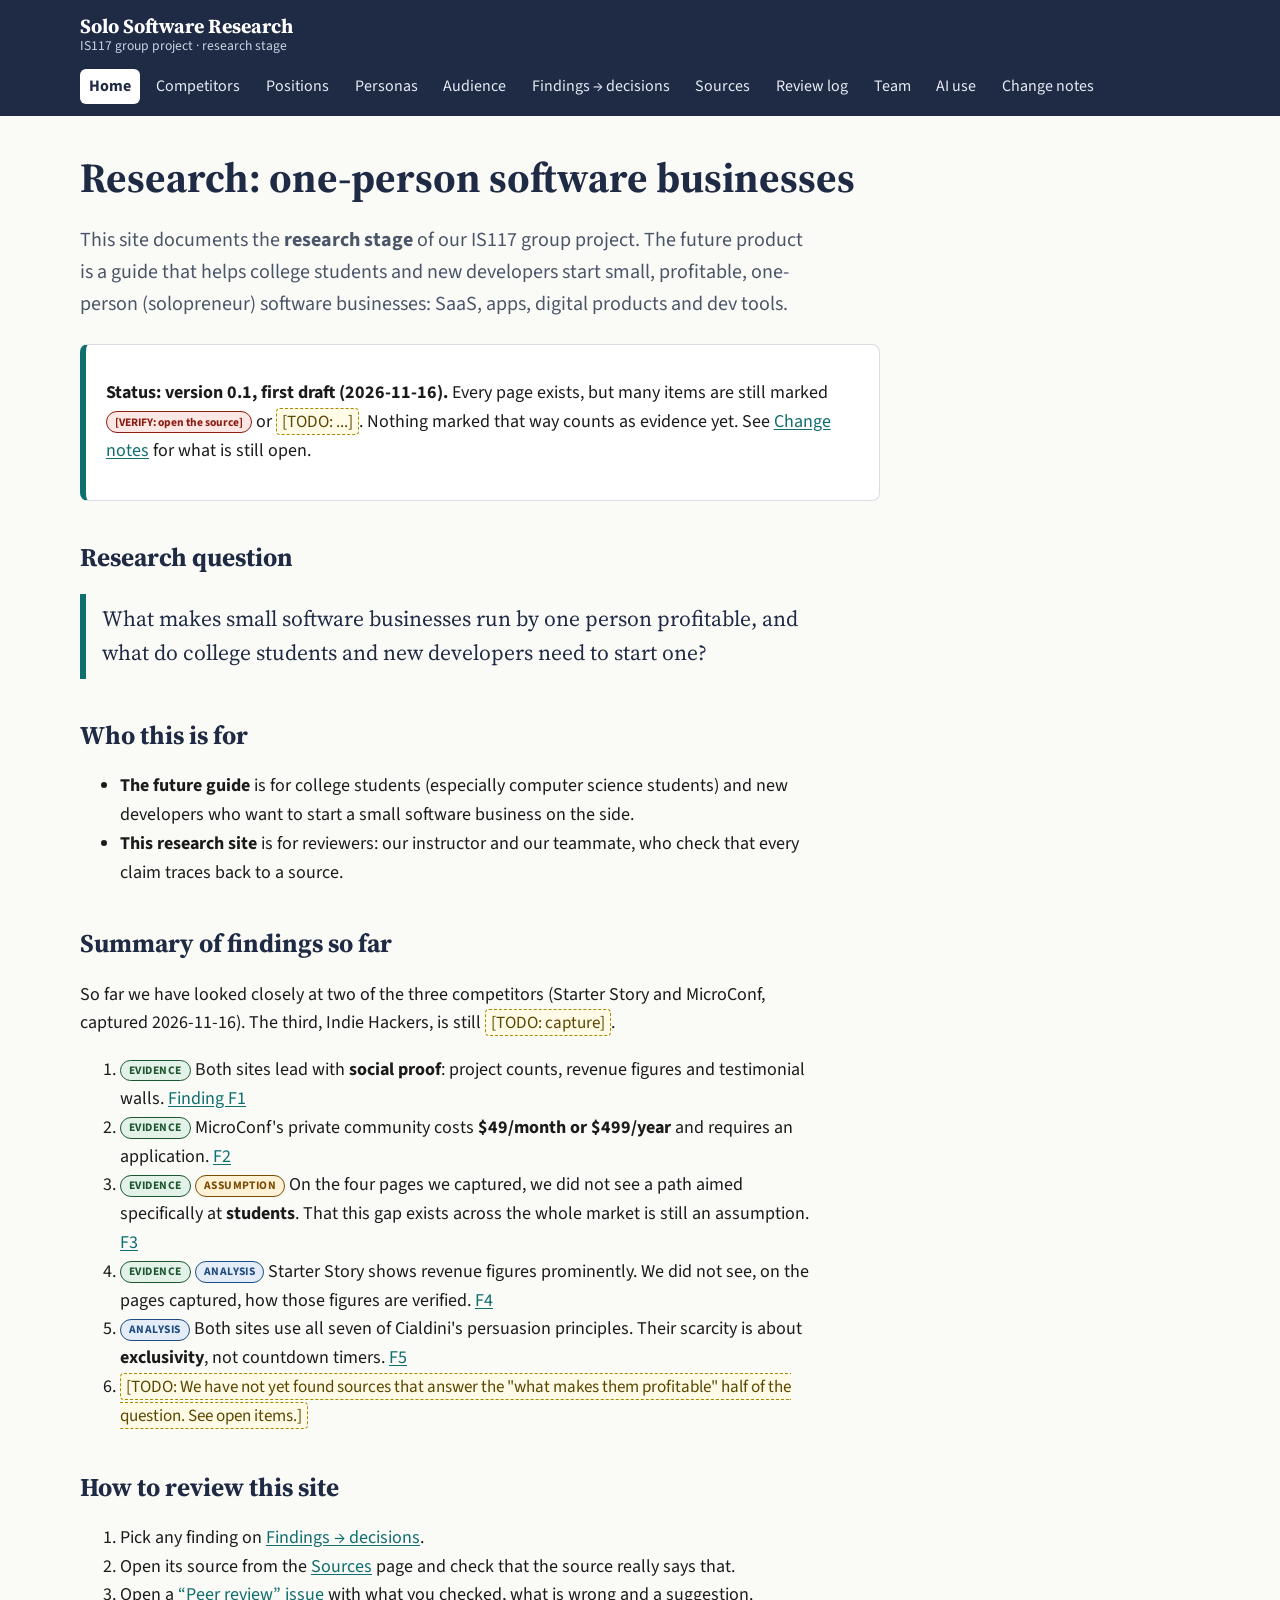
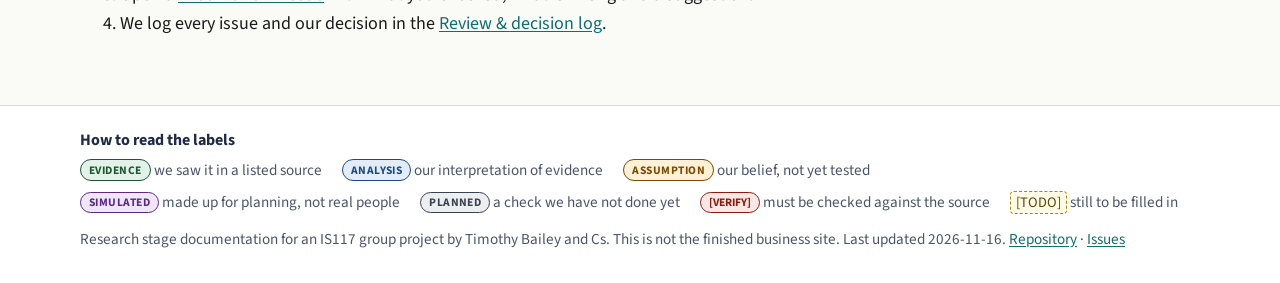
<file: index.html>
<!DOCTYPE html>
<html lang="en">
<head>
  <meta charset="utf-8">
  <meta name="viewport" content="width=device-width, initial-scale=1">
  <title>Home · Solo Software Research</title>
  <meta name="description" content="Research documentation: what makes one-person software businesses profitable, and what students need to start one.">
  <link rel="preconnect" href="https://fonts.googleapis.com">
  <link rel="preconnect" href="https://fonts.gstatic.com" crossorigin>
  <link rel="stylesheet" href="https://fonts.googleapis.com/css2?family=Source+Sans+3:wght@400;700&family=Source+Serif+4:wght@600;700&display=swap">
  <link rel="stylesheet" href="css/style.css">
  <script src="js/main.js"></script>
</head>
<body>
  <a class="skip-link" href="#main">Skip to main content</a>

  <header class="site-header">
    <div class="wrap header-inner">
      <a class="brand" href="index.html">Solo Software Research<span>IS117 group project · research stage</span></a>
      <button class="nav-toggle" type="button" aria-expanded="false" aria-controls="site-nav">Menu</button>
    </div>
    <nav id="site-nav" class="site-nav wrap" aria-label="Main">
      <ul>
        <li><a href="index.html" aria-current="page">Home</a></li>
        <li><a href="competitors.html">Competitors</a></li>
        <li><a href="positions.html">Positions</a></li>
        <li><a href="personas.html">Personas</a></li>
        <li><a href="audience.html">Audience</a></li>
        <li><a href="findings.html">Findings → decisions</a></li>
        <li><a href="sources.html">Sources</a></li>
        <li><a href="review-log.html">Review log</a></li>
        <li><a href="team.html">Team</a></li>
        <li><a href="ai-use.html">AI use</a></li>
        <li><a href="changes.html">Change notes</a></li>
      </ul>
    </nav>
  </header>

  <main id="main" class="wrap">
<div class="page-intro">
  <h1>Research: one-person software businesses</h1>
  <p class="lead">This site documents the <strong>research stage</strong> of our IS117 group project. The future product is a guide that helps
  college students and new developers start small, profitable, one-person (solopreneur) software businesses: SaaS, apps, digital products and dev tools.</p>
</div>

<div class="status-box">
  <p><strong>Status: version 0.1, first draft (2026-11-16).</strong> Every page exists, but many items are still marked
  <span class="tag tag-verify">[VERIFY: open the source]</span> or <span class="todo">[TODO: ...]</span>. Nothing marked that way counts as evidence yet. See <a href="changes.html">Change notes</a> for what is still open.</p>
</div>

<h2>Research question</h2>
<p class="question">What makes small software businesses run by one person profitable, and what do college students and new developers need to start one?</p>

<h2>Who this is for</h2>
<ul class="prose">
  <li><strong>The future guide</strong> is for college students (especially computer science students) and new developers who want to start a small software business on the side.</li>
  <li><strong>This research site</strong> is for reviewers: our instructor and our teammate, who check that every claim traces back to a source.</li>
</ul>

<h2>Summary of findings so far</h2>
<p class="prose">So far we have looked closely at two of the three competitors (Starter Story and MicroConf, captured 2026-11-16). The third, Indie Hackers, is still <span class="todo">[TODO: capture]</span>.</p>
<ol class="prose">
  <li><span class="tag tag-evidence">Evidence</span> Both sites lead with <strong>social proof</strong>: project counts, revenue figures and testimonial walls. <a href="findings.html#f1">Finding F1</a></li>
  <li><span class="tag tag-evidence">Evidence</span> MicroConf's private community costs <strong>$49/month or $499/year</strong> and requires an application. <a href="findings.html#f2">F2</a></li>
  <li><span class="tag tag-evidence">Evidence</span> <span class="tag tag-assume">Assumption</span> On the four pages we captured, we did not see a path aimed specifically at <strong>students</strong>. That this gap exists across the whole market is still an assumption. <a href="findings.html#f3">F3</a></li>
  <li><span class="tag tag-evidence">Evidence</span> <span class="tag tag-analysis">Analysis</span> Starter Story shows revenue figures prominently. We did not see, on the pages captured, how those figures are verified. <a href="findings.html#f4">F4</a></li>
  <li><span class="tag tag-analysis">Analysis</span> Both sites use all seven of Cialdini's persuasion principles. Their scarcity is about <strong>exclusivity</strong>, not countdown timers. <a href="findings.html#f5">F5</a></li>
  <li><span class="todo">[TODO: We have not yet found sources that answer the "what makes them profitable" half of the question. See open items.]</span></li>
</ol>

<h2>How to review this site</h2>
<ol class="prose">
  <li>Pick any finding on <a href="findings.html">Findings → decisions</a>.</li>
  <li>Open its source from the <a href="sources.html">Sources</a> page and check that the source really says that.</li>
  <li>Open a <a href="https://github.com/Timothy-Bailey4-10/is117-business-research/issues/new/choose">“Peer review” issue</a> with what you checked, what is wrong and a suggestion.</li>
  <li>We log every issue and our decision in the <a href="review-log.html">Review &amp; decision log</a>.</li>
</ol>
  </main>

  <footer class="site-footer">
    <div class="wrap">
      <h2>How to read the labels</h2>
      <ul class="legend">
        <li><span class="tag tag-evidence">Evidence</span> we saw it in a listed source</li>
        <li><span class="tag tag-analysis">Analysis</span> our interpretation of evidence</li>
        <li><span class="tag tag-assume">Assumption</span> our belief, not yet tested</li>
        <li><span class="tag tag-sim">Simulated</span> made up for planning, not real people</li>
        <li><span class="tag tag-planned">Planned</span> a check we have not done yet</li>
        <li><span class="tag tag-verify">[VERIFY]</span> must be checked against the source</li>
        <li><span class="todo">[TODO]</span> still to be filled in</li>
      </ul>
      <p>Research stage documentation for an IS117 group project by Timothy Bailey and Cs. This is not the finished business site.
      Last updated 2026-11-16. <a href="https://github.com/Timothy-Bailey4-10/is117-business-research">Repository</a> · <a href="https://github.com/Timothy-Bailey4-10/is117-business-research/issues">Issues</a></p>
    </div>
  </footer>
</body>
</html>
</file>
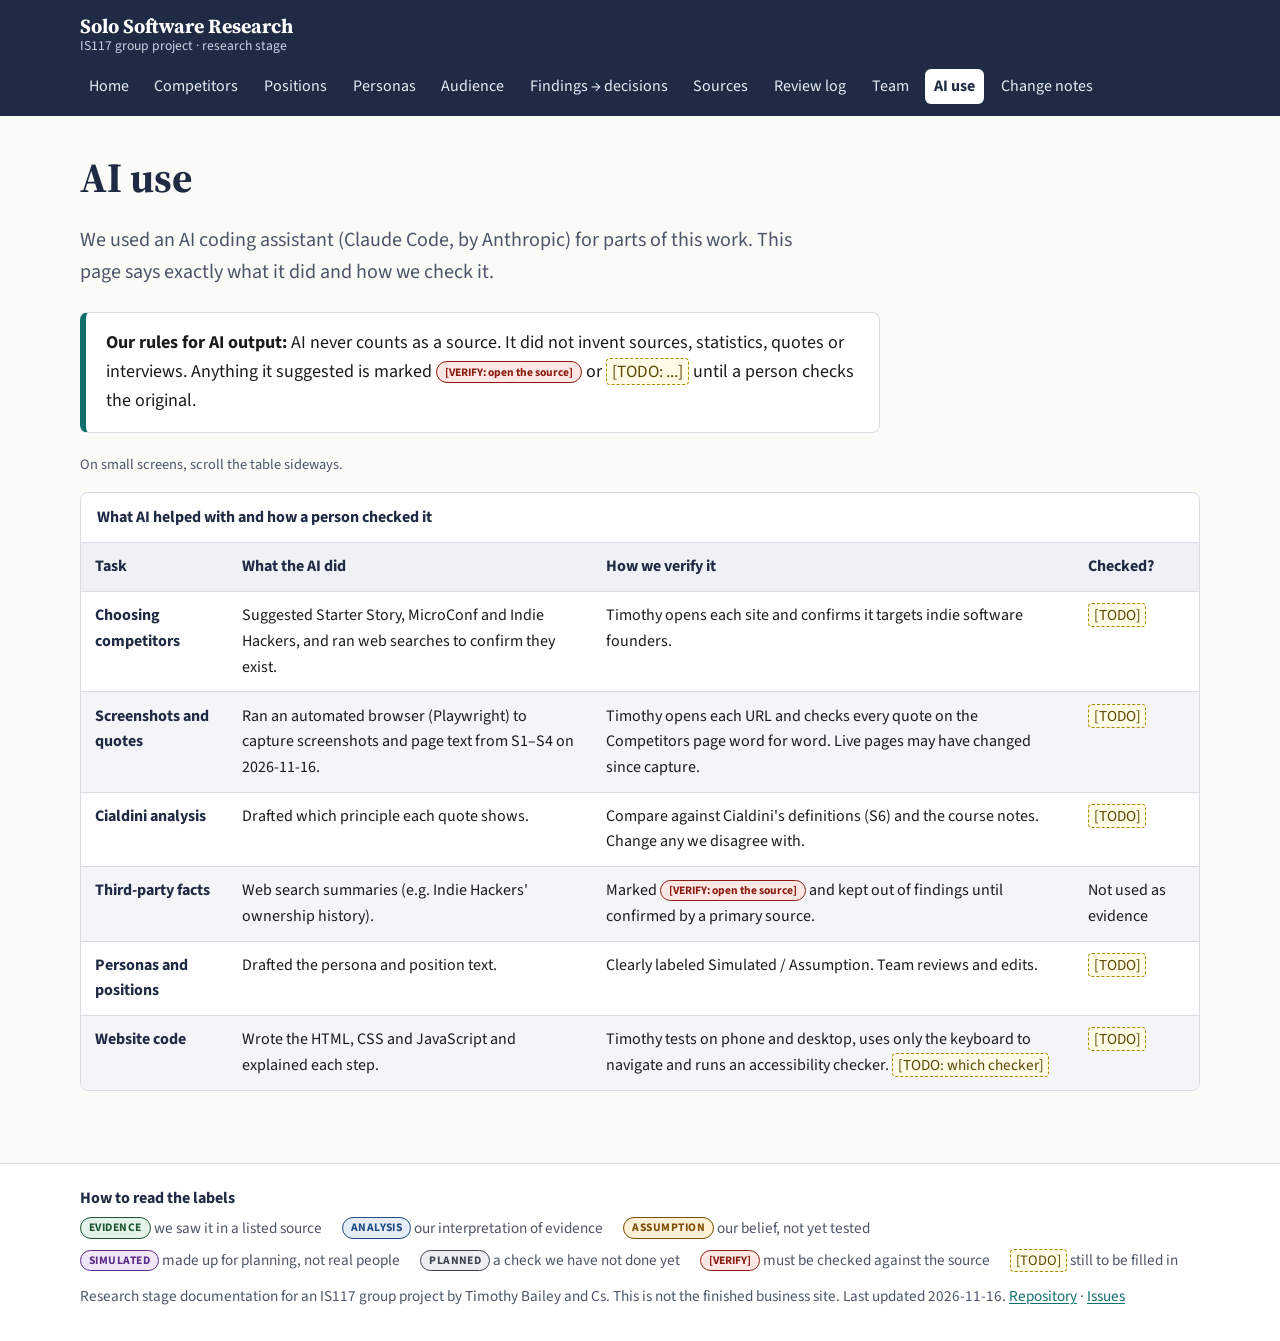
<file: ai-use.html>
<!DOCTYPE html>
<html lang="en">
<head>
  <meta charset="utf-8">
  <meta name="viewport" content="width=device-width, initial-scale=1">
  <title>AI use · Solo Software Research</title>
  <meta name="description" content="What AI helped with in this research and how each part was checked against original sources.">
  <link rel="preconnect" href="https://fonts.googleapis.com">
  <link rel="preconnect" href="https://fonts.gstatic.com" crossorigin>
  <link rel="stylesheet" href="https://fonts.googleapis.com/css2?family=Source+Sans+3:wght@400;700&family=Source+Serif+4:wght@600;700&display=swap">
  <link rel="stylesheet" href="css/style.css">
  <script src="js/main.js"></script>
</head>
<body>
  <a class="skip-link" href="#main">Skip to main content</a>

  <header class="site-header">
    <div class="wrap header-inner">
      <a class="brand" href="index.html">Solo Software Research<span>IS117 group project · research stage</span></a>
      <button class="nav-toggle" type="button" aria-expanded="false" aria-controls="site-nav">Menu</button>
    </div>
    <nav id="site-nav" class="site-nav wrap" aria-label="Main">
      <ul>
        <li><a href="index.html">Home</a></li>
        <li><a href="competitors.html">Competitors</a></li>
        <li><a href="positions.html">Positions</a></li>
        <li><a href="personas.html">Personas</a></li>
        <li><a href="audience.html">Audience</a></li>
        <li><a href="findings.html">Findings → decisions</a></li>
        <li><a href="sources.html">Sources</a></li>
        <li><a href="review-log.html">Review log</a></li>
        <li><a href="team.html">Team</a></li>
        <li><a href="ai-use.html" aria-current="page">AI use</a></li>
        <li><a href="changes.html">Change notes</a></li>
      </ul>
    </nav>
  </header>

  <main id="main" class="wrap">
<div class="page-intro">
  <h1>AI use</h1>
  <p class="lead">We used an AI coding assistant (Claude Code, by Anthropic) for parts of this work. This page says exactly what it did and how we check it.</p>
</div>
<div class="callout">
  <p><strong>Our rules for AI output:</strong> AI never counts as a source. It did not invent sources, statistics, quotes or interviews. Anything it suggested is marked <span class="tag tag-verify">[VERIFY: open the source]</span> or <span class="todo">[TODO: ...]</span> until a person checks the original.</p>
</div>
<p class="scroll-hint">On small screens, scroll the table sideways.</p>
<div class="table-wrap" role="region" aria-labelledby="cap-ai" tabindex="0">
<table>
<caption id="cap-ai">What AI helped with and how a person checked it</caption>

<thead>
<tr><th scope="col">Task</th><th scope="col">What the AI did</th><th scope="col">How we verify it</th><th scope="col">Checked?</th></tr>
</thead>
<tbody>
<tr><th scope="row">Choosing competitors</th>
  <td>Suggested Starter Story, MicroConf and Indie Hackers, and ran web searches to confirm they exist.</td>
  <td>Timothy opens each site and confirms it targets indie software founders.</td>
  <td><span class="todo">[TODO]</span></td></tr>
<tr><th scope="row">Screenshots and quotes</th>
  <td>Ran an automated browser (Playwright) to capture screenshots and page text from S1–S4 on 2026-11-16.</td>
  <td>Timothy opens each URL and checks every quote on the Competitors page word for word. Live pages may have changed since capture.</td>
  <td><span class="todo">[TODO]</span></td></tr>
<tr><th scope="row">Cialdini analysis</th>
  <td>Drafted which principle each quote shows.</td>
  <td>Compare against Cialdini's definitions (S6) and the course notes. Change any we disagree with.</td>
  <td><span class="todo">[TODO]</span></td></tr>
<tr><th scope="row">Third-party facts</th>
  <td>Web search summaries (e.g. Indie Hackers' ownership history).</td>
  <td>Marked <span class="tag tag-verify">[VERIFY: open the source]</span> and kept out of findings until confirmed by a primary source.</td>
  <td>Not used as evidence</td></tr>
<tr><th scope="row">Personas and positions</th>
  <td>Drafted the persona and position text.</td>
  <td>Clearly labeled Simulated / Assumption. Team reviews and edits.</td>
  <td><span class="todo">[TODO]</span></td></tr>
<tr><th scope="row">Website code</th>
  <td>Wrote the HTML, CSS and JavaScript and explained each step.</td>
  <td>Timothy tests on phone and desktop, uses only the keyboard to navigate and runs an accessibility checker. <span class="todo">[TODO: which checker]</span></td>
  <td><span class="todo">[TODO]</span></td></tr>
</tbody>
</table>
</div>
  </main>

  <footer class="site-footer">
    <div class="wrap">
      <h2>How to read the labels</h2>
      <ul class="legend">
        <li><span class="tag tag-evidence">Evidence</span> we saw it in a listed source</li>
        <li><span class="tag tag-analysis">Analysis</span> our interpretation of evidence</li>
        <li><span class="tag tag-assume">Assumption</span> our belief, not yet tested</li>
        <li><span class="tag tag-sim">Simulated</span> made up for planning, not real people</li>
        <li><span class="tag tag-planned">Planned</span> a check we have not done yet</li>
        <li><span class="tag tag-verify">[VERIFY]</span> must be checked against the source</li>
        <li><span class="todo">[TODO]</span> still to be filled in</li>
      </ul>
      <p>Research stage documentation for an IS117 group project by Timothy Bailey and Cs. This is not the finished business site.
      Last updated 2026-11-16. <a href="https://github.com/Timothy-Bailey4-10/is117-business-research">Repository</a> · <a href="https://github.com/Timothy-Bailey4-10/is117-business-research/issues">Issues</a></p>
    </div>
  </footer>
</body>
</html>
</file>
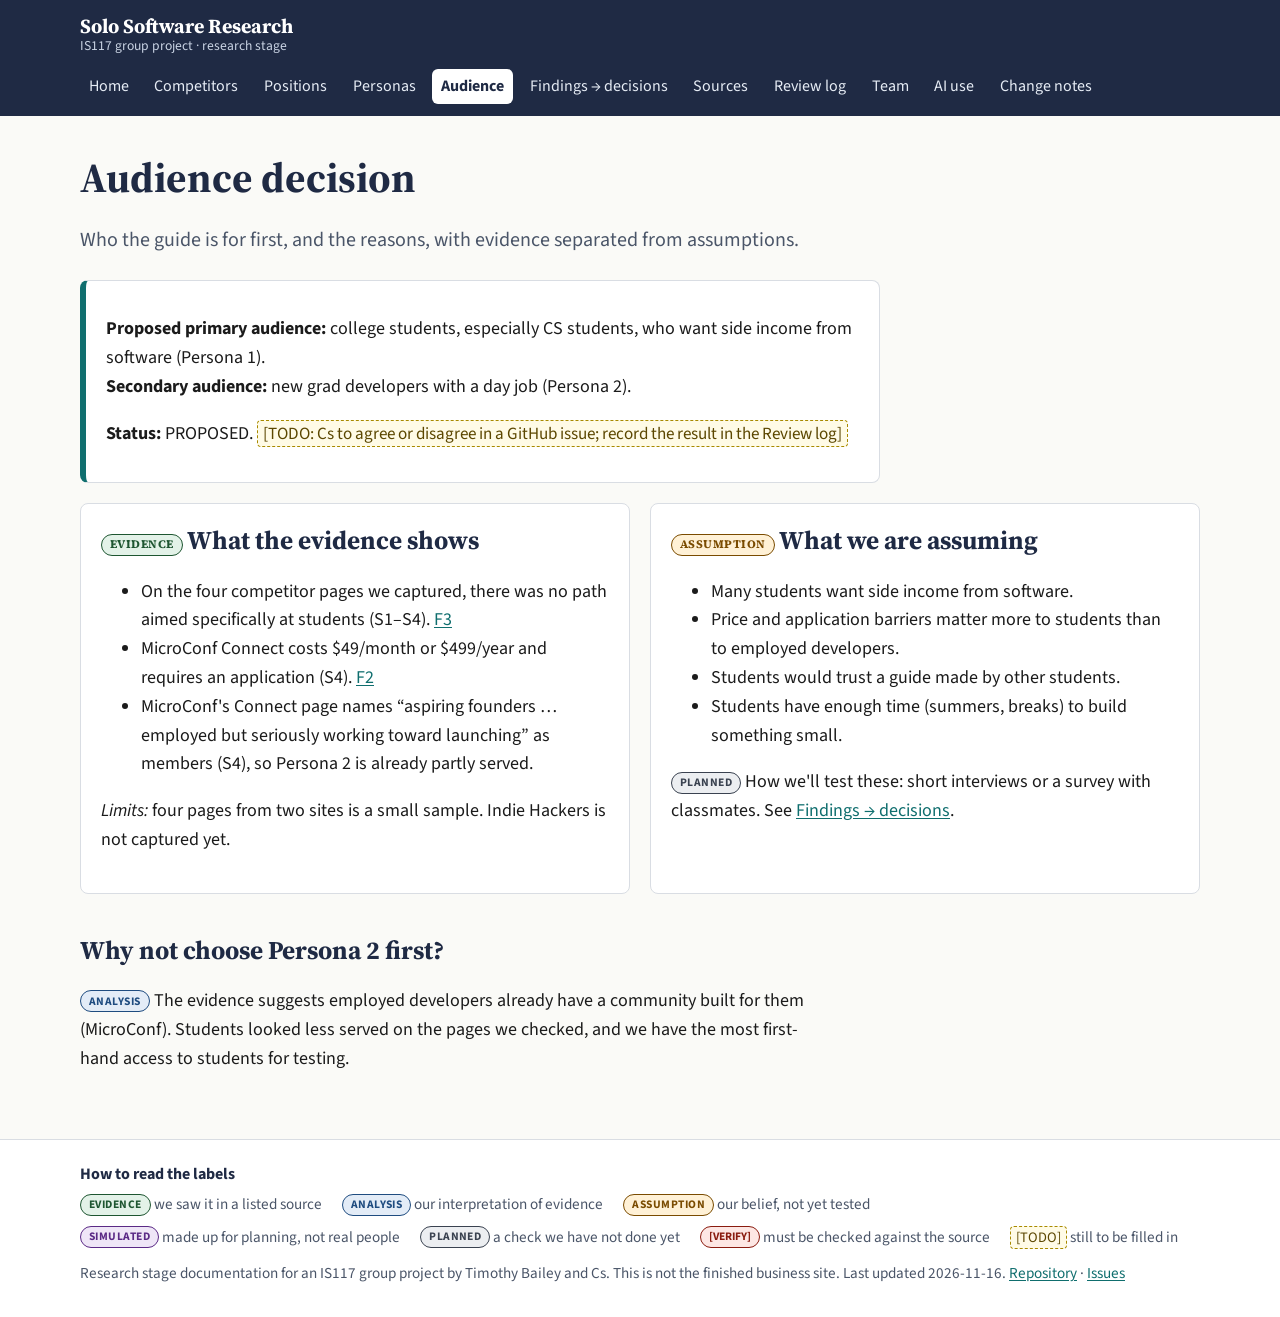
<file: audience.html>
<!DOCTYPE html>
<html lang="en">
<head>
  <meta charset="utf-8">
  <meta name="viewport" content="width=device-width, initial-scale=1">
  <title>Audience decision · Solo Software Research</title>
  <meta name="description" content="Which audience we chose for the guide and why, with evidence and assumptions kept separate.">
  <link rel="preconnect" href="https://fonts.googleapis.com">
  <link rel="preconnect" href="https://fonts.gstatic.com" crossorigin>
  <link rel="stylesheet" href="https://fonts.googleapis.com/css2?family=Source+Sans+3:wght@400;700&family=Source+Serif+4:wght@600;700&display=swap">
  <link rel="stylesheet" href="css/style.css">
  <script src="js/main.js"></script>
</head>
<body>
  <a class="skip-link" href="#main">Skip to main content</a>

  <header class="site-header">
    <div class="wrap header-inner">
      <a class="brand" href="index.html">Solo Software Research<span>IS117 group project · research stage</span></a>
      <button class="nav-toggle" type="button" aria-expanded="false" aria-controls="site-nav">Menu</button>
    </div>
    <nav id="site-nav" class="site-nav wrap" aria-label="Main">
      <ul>
        <li><a href="index.html">Home</a></li>
        <li><a href="competitors.html">Competitors</a></li>
        <li><a href="positions.html">Positions</a></li>
        <li><a href="personas.html">Personas</a></li>
        <li><a href="audience.html" aria-current="page">Audience</a></li>
        <li><a href="findings.html">Findings → decisions</a></li>
        <li><a href="sources.html">Sources</a></li>
        <li><a href="review-log.html">Review log</a></li>
        <li><a href="team.html">Team</a></li>
        <li><a href="ai-use.html">AI use</a></li>
        <li><a href="changes.html">Change notes</a></li>
      </ul>
    </nav>
  </header>

  <main id="main" class="wrap">
<div class="page-intro">
  <h1>Audience decision</h1>
  <p class="lead">Who the guide is for first, and the reasons, with evidence separated from assumptions.</p>
</div>

<div class="status-box">
  <p><strong>Proposed primary audience:</strong> college students, especially CS students, who want side income from software (Persona 1).<br>
  <strong>Secondary audience:</strong> new grad developers with a day job (Persona 2).</p>
  <p><strong>Status:</strong> PROPOSED. <span class="todo">[TODO: Cs to agree or disagree in a GitHub issue; record the result in the Review log]</span></p>
</div>

<div class="cards">
<section class="card" aria-labelledby="ev-h">
  <h2 id="ev-h"><span class="tag tag-evidence">Evidence</span> What the evidence shows</h2>
  <ul>
    <li>On the four competitor pages we captured, there was no path aimed specifically at students (S1–S4). <a href="findings.html#f3">F3</a></li>
    <li>MicroConf Connect costs $49/month or $499/year and requires an application (S4). <a href="findings.html#f2">F2</a></li>
    <li>MicroConf's Connect page names “aspiring founders … employed but seriously working toward launching” as members (S4), so Persona 2 is already partly served.</li>
  </ul>
  <p><em>Limits:</em> four pages from two sites is a small sample. Indie Hackers is not captured yet.</p>
</section>

<section class="card" aria-labelledby="as-h">
  <h2 id="as-h"><span class="tag tag-assume">Assumption</span> What we are assuming</h2>
  <ul>
    <li>Many students want side income from software.</li>
    <li>Price and application barriers matter more to students than to employed developers.</li>
    <li>Students would trust a guide made by other students.</li>
    <li>Students have enough time (summers, breaks) to build something small.</li>
  </ul>
  <p><span class="tag tag-planned">Planned</span> How we'll test these: short interviews or a survey with classmates. See <a href="findings.html">Findings → decisions</a>.</p>
</section>
</div>

<h2>Why not choose Persona 2 first?</h2>
<p class="prose"><span class="tag tag-analysis">Analysis</span> The evidence suggests employed developers already have a community built for them (MicroConf). Students looked less served on the pages we checked, and we have the most first-hand access to students for testing.</p>
  </main>

  <footer class="site-footer">
    <div class="wrap">
      <h2>How to read the labels</h2>
      <ul class="legend">
        <li><span class="tag tag-evidence">Evidence</span> we saw it in a listed source</li>
        <li><span class="tag tag-analysis">Analysis</span> our interpretation of evidence</li>
        <li><span class="tag tag-assume">Assumption</span> our belief, not yet tested</li>
        <li><span class="tag tag-sim">Simulated</span> made up for planning, not real people</li>
        <li><span class="tag tag-planned">Planned</span> a check we have not done yet</li>
        <li><span class="tag tag-verify">[VERIFY]</span> must be checked against the source</li>
        <li><span class="todo">[TODO]</span> still to be filled in</li>
      </ul>
      <p>Research stage documentation for an IS117 group project by Timothy Bailey and Cs. This is not the finished business site.
      Last updated 2026-11-16. <a href="https://github.com/Timothy-Bailey4-10/is117-business-research">Repository</a> · <a href="https://github.com/Timothy-Bailey4-10/is117-business-research/issues">Issues</a></p>
    </div>
  </footer>
</body>
</html>
</file>
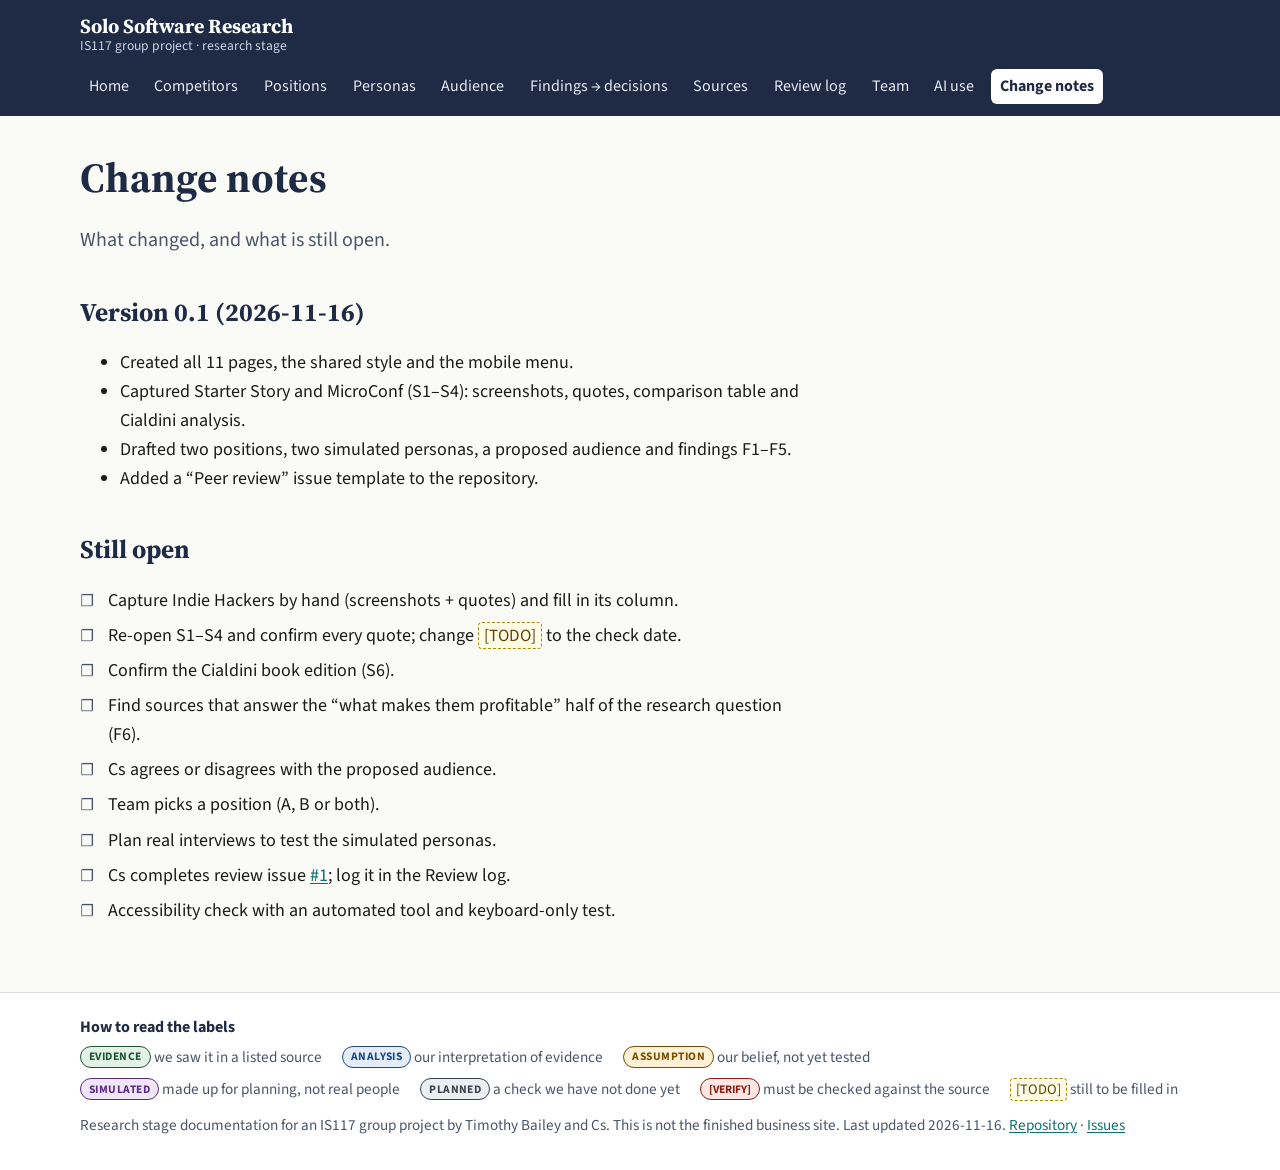
<file: changes.html>
<!DOCTYPE html>
<html lang="en">
<head>
  <meta charset="utf-8">
  <meta name="viewport" content="width=device-width, initial-scale=1">
  <title>Change notes · Solo Software Research</title>
  <meta name="description" content="What changed in each version of the research site and what is still open.">
  <link rel="preconnect" href="https://fonts.googleapis.com">
  <link rel="preconnect" href="https://fonts.gstatic.com" crossorigin>
  <link rel="stylesheet" href="https://fonts.googleapis.com/css2?family=Source+Sans+3:wght@400;700&family=Source+Serif+4:wght@600;700&display=swap">
  <link rel="stylesheet" href="css/style.css">
  <script src="js/main.js"></script>
</head>
<body>
  <a class="skip-link" href="#main">Skip to main content</a>

  <header class="site-header">
    <div class="wrap header-inner">
      <a class="brand" href="index.html">Solo Software Research<span>IS117 group project · research stage</span></a>
      <button class="nav-toggle" type="button" aria-expanded="false" aria-controls="site-nav">Menu</button>
    </div>
    <nav id="site-nav" class="site-nav wrap" aria-label="Main">
      <ul>
        <li><a href="index.html">Home</a></li>
        <li><a href="competitors.html">Competitors</a></li>
        <li><a href="positions.html">Positions</a></li>
        <li><a href="personas.html">Personas</a></li>
        <li><a href="audience.html">Audience</a></li>
        <li><a href="findings.html">Findings → decisions</a></li>
        <li><a href="sources.html">Sources</a></li>
        <li><a href="review-log.html">Review log</a></li>
        <li><a href="team.html">Team</a></li>
        <li><a href="ai-use.html">AI use</a></li>
        <li><a href="changes.html" aria-current="page">Change notes</a></li>
      </ul>
    </nav>
  </header>

  <main id="main" class="wrap">
<div class="page-intro">
  <h1>Change notes</h1>
  <p class="lead">What changed, and what is still open.</p>
</div>

<h2>Version 0.1 (2026-11-16)</h2>
<ul class="prose">
  <li>Created all 11 pages, the shared style and the mobile menu.</li>
  <li>Captured Starter Story and MicroConf (S1–S4): screenshots, quotes, comparison table and Cialdini analysis.</li>
  <li>Drafted two positions, two simulated personas, a proposed audience and findings F1–F5.</li>
  <li>Added a “Peer review” issue template to the repository.</li>
</ul>

<h2>Still open</h2>
<ul class="checklist prose">
  <li>Capture Indie Hackers by hand (screenshots + quotes) and fill in its column.</li>
  <li>Re-open S1–S4 and confirm every quote; change <span class="todo">[TODO]</span> to the check date.</li>
  <li>Confirm the Cialdini book edition (S6).</li>
  <li>Find sources that answer the “what makes them profitable” half of the research question (F6).</li>
  <li>Cs agrees or disagrees with the proposed audience.</li>
  <li>Team picks a position (A, B or both).</li>
  <li>Plan real interviews to test the simulated personas.</li>
  <li>Cs completes review issue <a href="https://github.com/Timothy-Bailey4-10/is117-business-research/issues/1">#1</a>; log it in the Review log.</li>
  <li>Accessibility check with an automated tool and keyboard-only test.</li>
</ul>
  </main>

  <footer class="site-footer">
    <div class="wrap">
      <h2>How to read the labels</h2>
      <ul class="legend">
        <li><span class="tag tag-evidence">Evidence</span> we saw it in a listed source</li>
        <li><span class="tag tag-analysis">Analysis</span> our interpretation of evidence</li>
        <li><span class="tag tag-assume">Assumption</span> our belief, not yet tested</li>
        <li><span class="tag tag-sim">Simulated</span> made up for planning, not real people</li>
        <li><span class="tag tag-planned">Planned</span> a check we have not done yet</li>
        <li><span class="tag tag-verify">[VERIFY]</span> must be checked against the source</li>
        <li><span class="todo">[TODO]</span> still to be filled in</li>
      </ul>
      <p>Research stage documentation for an IS117 group project by Timothy Bailey and Cs. This is not the finished business site.
      Last updated 2026-11-16. <a href="https://github.com/Timothy-Bailey4-10/is117-business-research">Repository</a> · <a href="https://github.com/Timothy-Bailey4-10/is117-business-research/issues">Issues</a></p>
    </div>
  </footer>
</body>
</html>
</file>
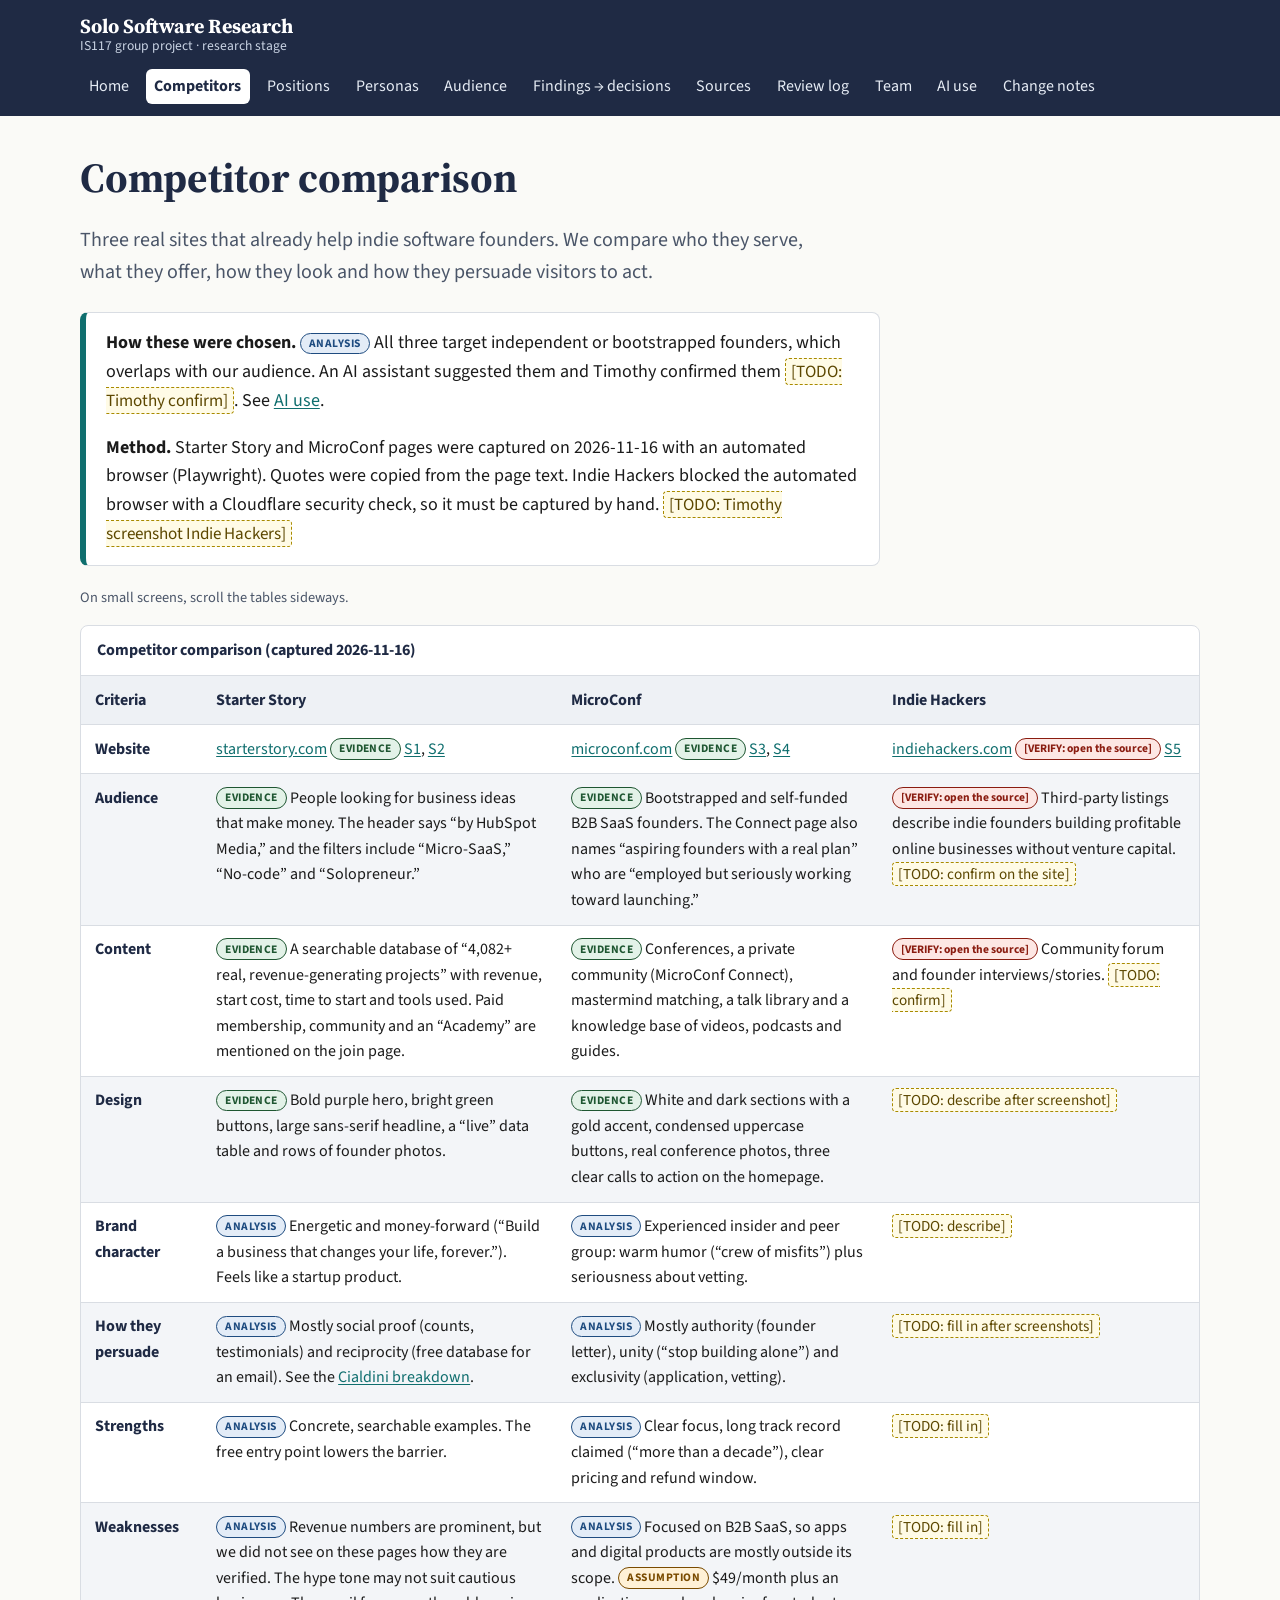
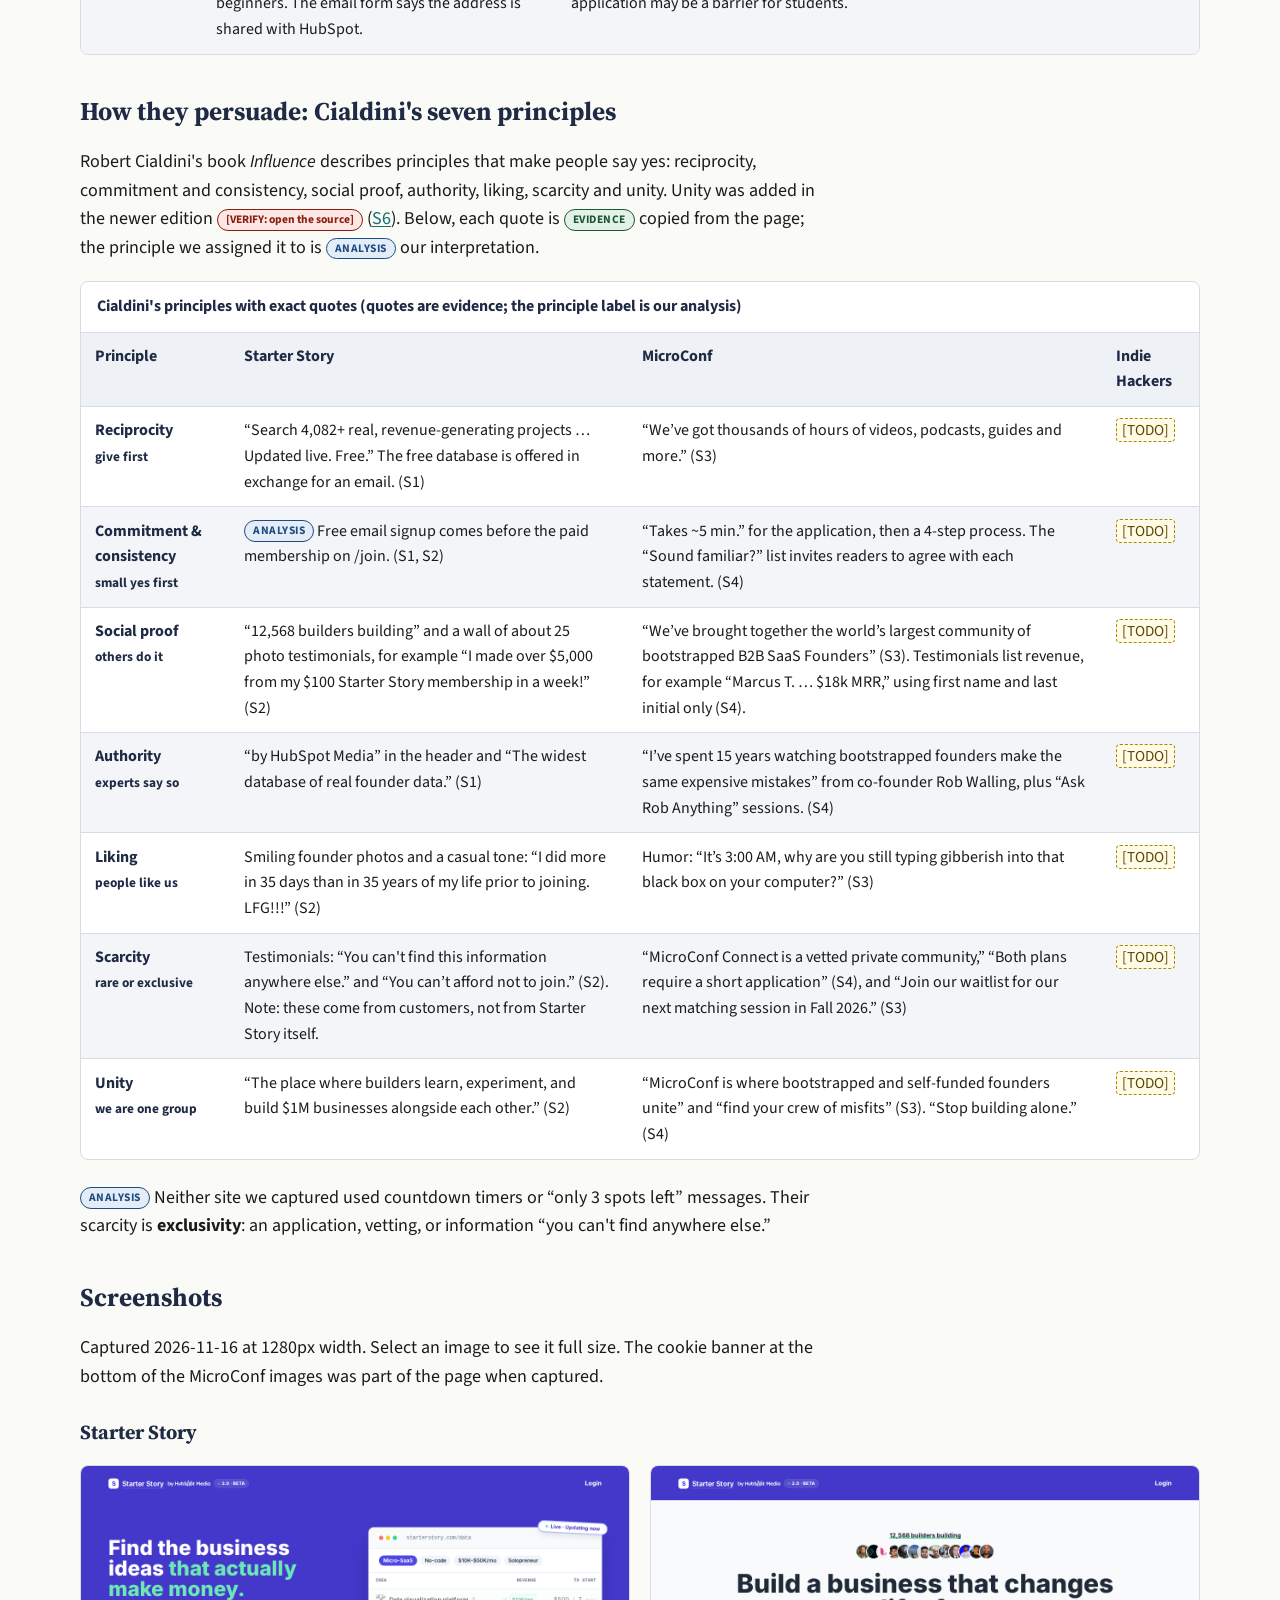
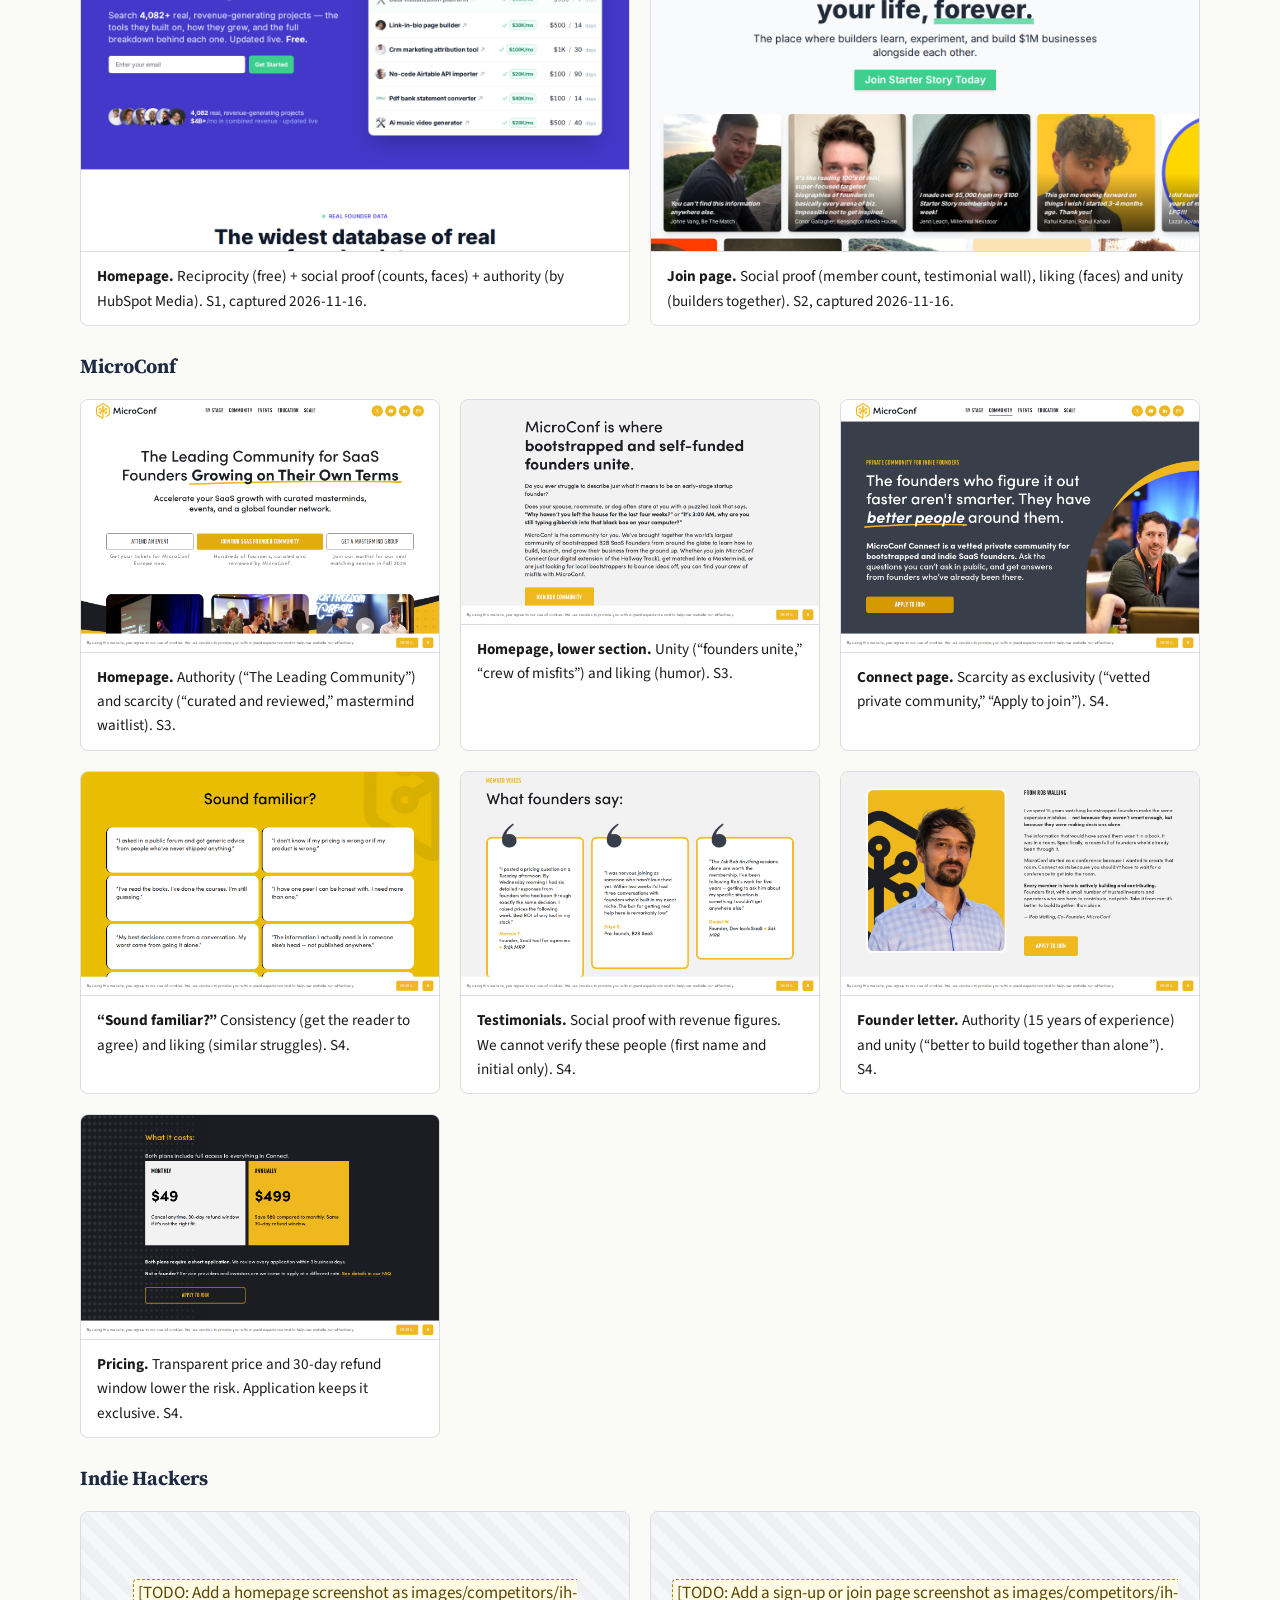
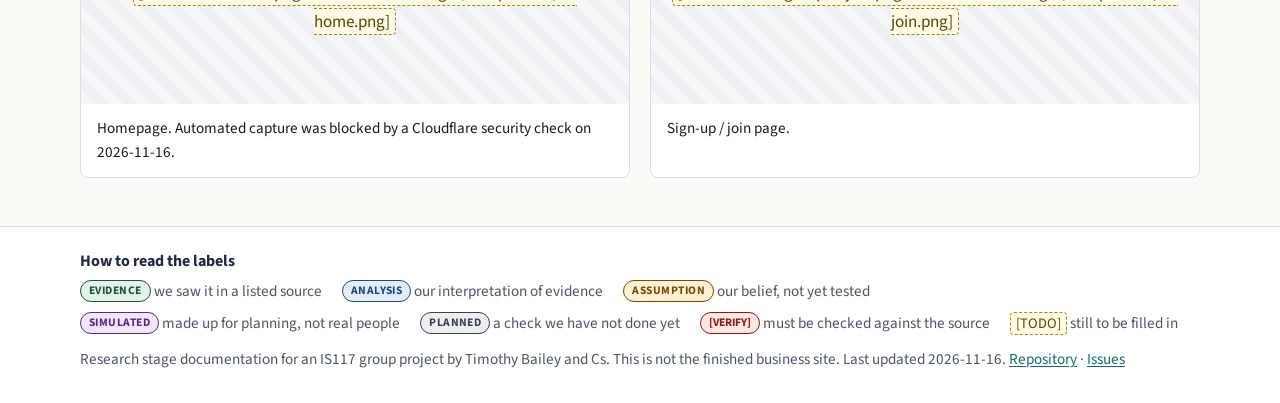
<file: competitors.html>
<!DOCTYPE html>
<html lang="en">
<head>
  <meta charset="utf-8">
  <meta name="viewport" content="width=device-width, initial-scale=1">
  <title>Competitor comparison · Solo Software Research</title>
  <meta name="description" content="Comparison of three guides and communities for indie software founders, including Cialdini persuasion analysis with screenshots.">
  <link rel="preconnect" href="https://fonts.googleapis.com">
  <link rel="preconnect" href="https://fonts.gstatic.com" crossorigin>
  <link rel="stylesheet" href="https://fonts.googleapis.com/css2?family=Source+Sans+3:wght@400;700&family=Source+Serif+4:wght@600;700&display=swap">
  <link rel="stylesheet" href="css/style.css">
  <script src="js/main.js"></script>
</head>
<body>
  <a class="skip-link" href="#main">Skip to main content</a>

  <header class="site-header">
    <div class="wrap header-inner">
      <a class="brand" href="index.html">Solo Software Research<span>IS117 group project · research stage</span></a>
      <button class="nav-toggle" type="button" aria-expanded="false" aria-controls="site-nav">Menu</button>
    </div>
    <nav id="site-nav" class="site-nav wrap" aria-label="Main">
      <ul>
        <li><a href="index.html">Home</a></li>
        <li><a href="competitors.html" aria-current="page">Competitors</a></li>
        <li><a href="positions.html">Positions</a></li>
        <li><a href="personas.html">Personas</a></li>
        <li><a href="audience.html">Audience</a></li>
        <li><a href="findings.html">Findings → decisions</a></li>
        <li><a href="sources.html">Sources</a></li>
        <li><a href="review-log.html">Review log</a></li>
        <li><a href="team.html">Team</a></li>
        <li><a href="ai-use.html">AI use</a></li>
        <li><a href="changes.html">Change notes</a></li>
      </ul>
    </nav>
  </header>

  <main id="main" class="wrap">
<div class="page-intro">
  <h1>Competitor comparison</h1>
  <p class="lead">Three real sites that already help indie software founders. We compare who they serve, what they offer, how they look and how they persuade visitors to act.</p>
</div>

<div class="callout">
  <p><strong>How these were chosen.</strong> <span class="tag tag-analysis">Analysis</span> All three target independent or bootstrapped founders, which overlaps with our audience. An AI assistant suggested them and Timothy confirmed them <span class="todo">[TODO: Timothy confirm]</span>. See <a href="ai-use.html">AI use</a>.</p>
  <p><strong>Method.</strong> Starter Story and MicroConf pages were captured on 2026-11-16 with an automated browser (Playwright). Quotes were copied from the page text. Indie Hackers blocked the automated browser with a Cloudflare security check, so it must be captured by hand. <span class="todo">[TODO: Timothy screenshot Indie Hackers]</span></p>
</div>

<p class="scroll-hint">On small screens, scroll the tables sideways.</p>
<div class="table-wrap" role="region" aria-labelledby="cap-comp" tabindex="0">
<table>
<caption id="cap-comp">Competitor comparison (captured 2026-11-16)</caption>

<thead>
<tr><th scope="col">Criteria</th><th scope="col">Starter Story</th><th scope="col">MicroConf</th><th scope="col">Indie Hackers</th></tr>
</thead>
<tbody>
<tr><th scope="row">Website</th>
  <td><a href="https://www.starterstory.com/">starterstory.com</a> <span class="tag tag-evidence">Evidence</span> <a href="sources.html#s1">S1</a>, <a href="sources.html#s2">S2</a></td>
  <td><a href="https://microconf.com/">microconf.com</a> <span class="tag tag-evidence">Evidence</span> <a href="sources.html#s3">S3</a>, <a href="sources.html#s4">S4</a></td>
  <td><a href="https://www.indiehackers.com/">indiehackers.com</a> <span class="tag tag-verify">[VERIFY: open the source]</span> <a href="sources.html#s5">S5</a></td></tr>
<tr><th scope="row">Audience</th>
  <td><span class="tag tag-evidence">Evidence</span> People looking for business ideas that make money. The header says “by HubSpot Media,” and the filters include “Micro-SaaS,” “No-code” and “Solopreneur.”</td>
  <td><span class="tag tag-evidence">Evidence</span> Bootstrapped and self-funded B2B SaaS founders. The Connect page also names “aspiring founders with a real plan” who are “employed but seriously working toward launching.”</td>
  <td><span class="tag tag-verify">[VERIFY: open the source]</span> Third-party listings describe indie founders building profitable online businesses without venture capital. <span class="todo">[TODO: confirm on the site]</span></td></tr>
<tr><th scope="row">Content</th>
  <td><span class="tag tag-evidence">Evidence</span> A searchable database of “4,082+ real, revenue-generating projects” with revenue, start cost, time to start and tools used. Paid membership, community and an “Academy” are mentioned on the join page.</td>
  <td><span class="tag tag-evidence">Evidence</span> Conferences, a private community (MicroConf Connect), mastermind matching, a talk library and a knowledge base of videos, podcasts and guides.</td>
  <td><span class="tag tag-verify">[VERIFY: open the source]</span> Community forum and founder interviews/stories. <span class="todo">[TODO: confirm]</span></td></tr>
<tr><th scope="row">Design</th>
  <td><span class="tag tag-evidence">Evidence</span> Bold purple hero, bright green buttons, large sans-serif headline, a “live” data table and rows of founder photos.</td>
  <td><span class="tag tag-evidence">Evidence</span> White and dark sections with a gold accent, condensed uppercase buttons, real conference photos, three clear calls to action on the homepage.</td>
  <td><span class="todo">[TODO: describe after screenshot]</span></td></tr>
<tr><th scope="row">Brand character</th>
  <td><span class="tag tag-analysis">Analysis</span> Energetic and money-forward (“Build a business that changes your life, forever.”). Feels like a startup product.</td>
  <td><span class="tag tag-analysis">Analysis</span> Experienced insider and peer group: warm humor (“crew of misfits”) plus seriousness about vetting.</td>
  <td><span class="todo">[TODO: describe]</span></td></tr>
<tr><th scope="row">How they persuade</th>
  <td><span class="tag tag-analysis">Analysis</span> Mostly social proof (counts, testimonials) and reciprocity (free database for an email). See the <a href="#persuasion">Cialdini breakdown</a>.</td>
  <td><span class="tag tag-analysis">Analysis</span> Mostly authority (founder letter), unity (“stop building alone”) and exclusivity (application, vetting).</td>
  <td><span class="todo">[TODO: fill in after screenshots]</span></td></tr>
<tr><th scope="row">Strengths</th>
  <td><span class="tag tag-analysis">Analysis</span> Concrete, searchable examples. The free entry point lowers the barrier.</td>
  <td><span class="tag tag-analysis">Analysis</span> Clear focus, long track record claimed (“more than a decade”), clear pricing and refund window.</td>
  <td><span class="todo">[TODO: fill in]</span></td></tr>
<tr><th scope="row">Weaknesses</th>
  <td><span class="tag tag-analysis">Analysis</span> Revenue numbers are prominent, but we did not see on these pages how they are verified. The hype tone may not suit cautious beginners. The email form says the address is shared with HubSpot.</td>
  <td><span class="tag tag-analysis">Analysis</span> Focused on B2B SaaS, so apps and digital products are mostly outside its scope. <span class="tag tag-assume">Assumption</span> $49/month plus an application may be a barrier for students.</td>
  <td><span class="todo">[TODO: fill in]</span></td></tr>
</tbody>
</table>
</div>

<h2 id="persuasion">How they persuade: Cialdini's seven principles</h2>
<p class="prose">Robert Cialdini's book <em>Influence</em> describes principles that make people say yes: reciprocity, commitment and consistency, social proof, authority, liking, scarcity and unity. Unity was added in the newer edition <span class="tag tag-verify">[VERIFY: open the source]</span> (<a href="sources.html#s6">S6</a>). Below, each quote is <span class="tag tag-evidence">Evidence</span> copied from the page; the principle we assigned it to is <span class="tag tag-analysis">Analysis</span> our interpretation.</p>
<div class="table-wrap" role="region" aria-labelledby="cap-cialdini" tabindex="0">
<table>
<caption id="cap-cialdini">Cialdini's principles with exact quotes (quotes are evidence; the principle label is our analysis)</caption>

<thead>
<tr><th scope="col">Principle</th><th scope="col">Starter Story</th><th scope="col">MicroConf</th><th scope="col">Indie Hackers</th></tr>
</thead>
<tbody>
<tr><th scope="row">Reciprocity<br><small>give first</small></th>
  <td>“Search 4,082+ real, revenue-generating projects … Updated live. Free.” The free database is offered in exchange for an email. (S1)</td>
  <td>“We’ve got thousands of hours of videos, podcasts, guides and more.” (S3)</td>
  <td><span class="todo">[TODO]</span></td></tr>
<tr><th scope="row">Commitment &amp; consistency<br><small>small yes first</small></th>
  <td><span class="tag tag-analysis">Analysis</span> Free email signup comes before the paid membership on /join. (S1, S2)</td>
  <td>“Takes ~5 min.” for the application, then a 4-step process. The “Sound familiar?” list invites readers to agree with each statement. (S4)</td>
  <td><span class="todo">[TODO]</span></td></tr>
<tr><th scope="row">Social proof<br><small>others do it</small></th>
  <td>“12,568 builders building” and a wall of about 25 photo testimonials, for example “I made over $5,000 from my $100 Starter Story membership in a week!” (S2)</td>
  <td>“We’ve brought together the world’s largest community of bootstrapped B2B SaaS Founders” (S3). Testimonials list revenue, for example “Marcus T. … $18k MRR,” using first name and last initial only (S4).</td>
  <td><span class="todo">[TODO]</span></td></tr>
<tr><th scope="row">Authority<br><small>experts say so</small></th>
  <td>“by HubSpot Media” in the header and “The widest database of real founder data.” (S1)</td>
  <td>“I’ve spent 15 years watching bootstrapped founders make the same expensive mistakes” from co-founder Rob Walling, plus “Ask Rob Anything” sessions. (S4)</td>
  <td><span class="todo">[TODO]</span></td></tr>
<tr><th scope="row">Liking<br><small>people like us</small></th>
  <td>Smiling founder photos and a casual tone: “I did more in 35 days than in 35 years of my life prior to joining. LFG!!!” (S2)</td>
  <td>Humor: “It’s 3:00 AM, why are you still typing gibberish into that black box on your computer?” (S3)</td>
  <td><span class="todo">[TODO]</span></td></tr>
<tr><th scope="row">Scarcity<br><small>rare or exclusive</small></th>
  <td>Testimonials: “You can't find this information anywhere else.” and “You can’t afford not to join.” (S2). Note: these come from customers, not from Starter Story itself.</td>
  <td>“MicroConf Connect is a vetted private community,” “Both plans require a short application” (S4), and “Join our waitlist for our next matching session in Fall 2026.” (S3)</td>
  <td><span class="todo">[TODO]</span></td></tr>
<tr><th scope="row">Unity<br><small>we are one group</small></th>
  <td>“The place where builders learn, experiment, and build $1M businesses alongside each other.” (S2)</td>
  <td>“MicroConf is where bootstrapped and self-funded founders unite” and “find your crew of misfits” (S3). “Stop building alone.” (S4)</td>
  <td><span class="todo">[TODO]</span></td></tr>
</tbody>
</table>
</div>
<p class="prose"><span class="tag tag-analysis">Analysis</span> Neither site we captured used countdown timers or “only 3 spots left” messages. Their scarcity is <strong>exclusivity</strong>: an application, vetting, or information “you can't find anywhere else.”</p>

<h2>Screenshots</h2>
<p class="prose">Captured 2026-11-16 at 1280px width. Select an image to see it full size. The cookie banner at the bottom of the MicroConf images was part of the page when captured.</p>

<h3>Starter Story</h3>
<div class="shots">
<figure>
  <a href="images/competitors/ss-home.png"><img src="images/competitors/ss-home.png" width="1280" height="900" loading="lazy" alt="Starter Story homepage hero: purple background, headline Find the business ideas that actually make money, an email field with a green Get Started button, founder photos next to the line 4,082 real, revenue-generating projects, $4B+/mo in combined revenue, and a sample table of business ideas with monthly revenue."></a>
  <figcaption><strong>Homepage.</strong> Reciprocity (free) + social proof (counts, faces) + authority (by HubSpot Media). S1, captured 2026-11-16.</figcaption>
</figure>
<figure>
  <a href="images/competitors/ss-join.png"><img src="images/competitors/ss-join.png" width="1280" height="900" loading="lazy" alt="Starter Story join page: 12,568 builders building above a row of avatars, headline Build a business that changes your life, forever, a green Join Starter Story Today button, and photo testimonial cards, one reading I made over $5,000 from my $100 Starter Story membership in a week!"></a>
  <figcaption><strong>Join page.</strong> Social proof (member count, testimonial wall), liking (faces) and unity (builders together). S2, captured 2026-11-16.</figcaption>
</figure>
</div>

<h3>MicroConf</h3>
<div class="shots">
<figure>
  <a href="images/competitors/mc-home.png"><img src="images/competitors/mc-home.png" width="1280" height="900" loading="lazy" alt="MicroConf homepage: headline The Leading Community for SaaS Founders Growing on Their Own Terms, with three buttons: Attend an event, Join our SaaS founder community (gold, highlighted) and Get a mastermind group, plus event photos below."></a>
  <figcaption><strong>Homepage.</strong> Authority (“The Leading Community”) and scarcity (“curated and reviewed,” mastermind waitlist). S3.</figcaption>
</figure>
<figure>
  <a href="images/competitors/mc-home-misfits.png"><img src="images/competitors/mc-home-misfits.png" width="1280" height="800" loading="lazy" alt="MicroConf homepage section MicroConf is where bootstrapped and self-funded founders unite, with a joke about a spouse, roommate or dog asking why you are typing at 3:00 AM, and a gold Join our community button."></a>
  <figcaption><strong>Homepage, lower section.</strong> Unity (“founders unite,” “crew of misfits”) and liking (humor). S3.</figcaption>
</figure>
<figure>
  <a href="images/competitors/mc-connect.png"><img src="images/competitors/mc-connect.png" width="1280" height="900" loading="lazy" alt="MicroConf Connect page hero on a dark background: The founders who figure it out faster aren't smarter. They have better people around them. It describes a vetted private community and has an Apply to join button next to a conference photo."></a>
  <figcaption><strong>Connect page.</strong> Scarcity as exclusivity (“vetted private community,” “Apply to join”). S4.</figcaption>
</figure>
<figure>
  <a href="images/competitors/mc-connect-familiar.png"><img src="images/competitors/mc-connect-familiar.png" width="1280" height="800" loading="lazy" alt="Sound familiar? section on a yellow background with quote cards such as I've read the books. I've done the courses. I'm still guessing."></a>
  <figcaption><strong>“Sound familiar?”</strong> Consistency (get the reader to agree) and liking (similar struggles). S4.</figcaption>
</figure>
<figure>
  <a href="images/competitors/mc-connect-voices.png"><img src="images/competitors/mc-connect-voices.png" width="1280" height="800" loading="lazy" alt="What founders say testimonials from Marcus T. ($18k MRR), Priya S. (pre-launch) and Daniel W. ($4k MRR), identified only by first name and last initial."></a>
  <figcaption><strong>Testimonials.</strong> Social proof with revenue figures. We cannot verify these people (first name and initial only). S4.</figcaption>
</figure>
<figure>
  <a href="images/competitors/mc-connect-rob.png"><img src="images/competitors/mc-connect-rob.png" width="1280" height="800" loading="lazy" alt="Letter from Rob Walling, co-founder of MicroConf, with his photo, beginning I've spent 15 years watching bootstrapped founders make the same expensive mistakes."></a>
  <figcaption><strong>Founder letter.</strong> Authority (15 years of experience) and unity (“better to build together than alone”). S4.</figcaption>
</figure>
<figure>
  <a href="images/competitors/mc-connect-pricing.png"><img src="images/competitors/mc-connect-pricing.png" width="1280" height="800" loading="lazy" alt="What it costs section: monthly plan $49, annual plan $499 (save $89 compared to monthly), with a note that both plans require a short application."></a>
  <figcaption><strong>Pricing.</strong> Transparent price and 30-day refund window lower the risk. Application keeps it exclusive. S4.</figcaption>
</figure>
</div>

<h3>Indie Hackers</h3>
<div class="shots">
<figure>
  <div class="shot-placeholder"><p><span class="todo">[TODO: Add a homepage screenshot as images/competitors/ih-home.png]</span></p></div>
  <figcaption>Homepage. Automated capture was blocked by a Cloudflare security check on 2026-11-16.</figcaption>
</figure>
<figure>
  <div class="shot-placeholder"><p><span class="todo">[TODO: Add a sign-up or join page screenshot as images/competitors/ih-join.png]</span></p></div>
  <figcaption>Sign-up / join page.</figcaption>
</figure>
</div>
  </main>

  <footer class="site-footer">
    <div class="wrap">
      <h2>How to read the labels</h2>
      <ul class="legend">
        <li><span class="tag tag-evidence">Evidence</span> we saw it in a listed source</li>
        <li><span class="tag tag-analysis">Analysis</span> our interpretation of evidence</li>
        <li><span class="tag tag-assume">Assumption</span> our belief, not yet tested</li>
        <li><span class="tag tag-sim">Simulated</span> made up for planning, not real people</li>
        <li><span class="tag tag-planned">Planned</span> a check we have not done yet</li>
        <li><span class="tag tag-verify">[VERIFY]</span> must be checked against the source</li>
        <li><span class="todo">[TODO]</span> still to be filled in</li>
      </ul>
      <p>Research stage documentation for an IS117 group project by Timothy Bailey and Cs. This is not the finished business site.
      Last updated 2026-11-16. <a href="https://github.com/Timothy-Bailey4-10/is117-business-research">Repository</a> · <a href="https://github.com/Timothy-Bailey4-10/is117-business-research/issues">Issues</a></p>
    </div>
  </footer>
</body>
</html>
</file>
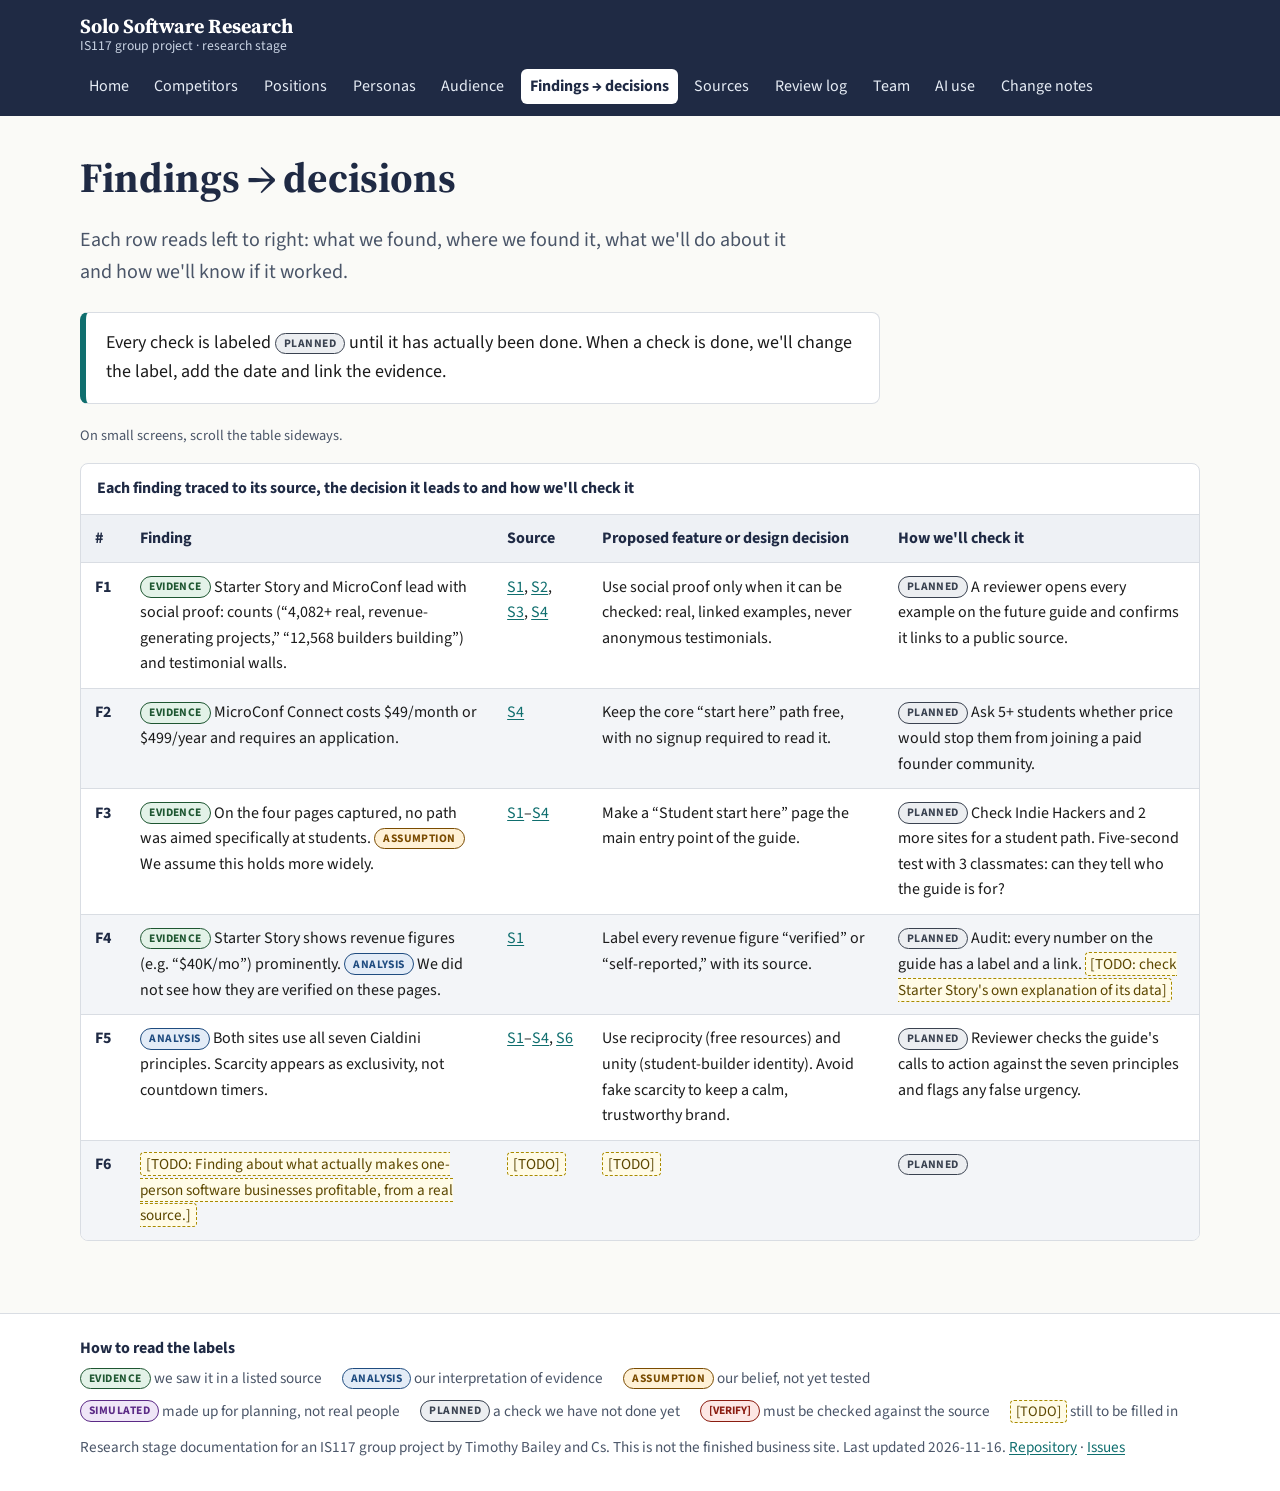
<file: findings.html>
<!DOCTYPE html>
<html lang="en">
<head>
  <meta charset="utf-8">
  <meta name="viewport" content="width=device-width, initial-scale=1">
  <title>Findings → decisions · Solo Software Research</title>
  <meta name="description" content="Each research finding traced to its source, the design decision it leads to, and how we will check it.">
  <link rel="preconnect" href="https://fonts.googleapis.com">
  <link rel="preconnect" href="https://fonts.gstatic.com" crossorigin>
  <link rel="stylesheet" href="https://fonts.googleapis.com/css2?family=Source+Sans+3:wght@400;700&family=Source+Serif+4:wght@600;700&display=swap">
  <link rel="stylesheet" href="css/style.css">
  <script src="js/main.js"></script>
</head>
<body>
  <a class="skip-link" href="#main">Skip to main content</a>

  <header class="site-header">
    <div class="wrap header-inner">
      <a class="brand" href="index.html">Solo Software Research<span>IS117 group project · research stage</span></a>
      <button class="nav-toggle" type="button" aria-expanded="false" aria-controls="site-nav">Menu</button>
    </div>
    <nav id="site-nav" class="site-nav wrap" aria-label="Main">
      <ul>
        <li><a href="index.html">Home</a></li>
        <li><a href="competitors.html">Competitors</a></li>
        <li><a href="positions.html">Positions</a></li>
        <li><a href="personas.html">Personas</a></li>
        <li><a href="audience.html">Audience</a></li>
        <li><a href="findings.html" aria-current="page">Findings → decisions</a></li>
        <li><a href="sources.html">Sources</a></li>
        <li><a href="review-log.html">Review log</a></li>
        <li><a href="team.html">Team</a></li>
        <li><a href="ai-use.html">AI use</a></li>
        <li><a href="changes.html">Change notes</a></li>
      </ul>
    </nav>
  </header>

  <main id="main" class="wrap">
<div class="page-intro">
  <h1>Findings → decisions</h1>
  <p class="lead">Each row reads left to right: what we found, where we found it, what we'll do about it and how we'll know if it worked.</p>
</div>
<div class="callout">
  <p>Every check is labeled <span class="tag tag-planned">Planned</span> until it has actually been done. When a check is done, we'll change the label, add the date and link the evidence.</p>
</div>
<p class="scroll-hint">On small screens, scroll the table sideways.</p>
<div class="table-wrap" role="region" aria-labelledby="cap-find" tabindex="0">
<table>
<caption id="cap-find">Each finding traced to its source, the decision it leads to and how we'll check it</caption>

<thead>
<tr><th scope="col">#</th><th scope="col">Finding</th><th scope="col">Source</th><th scope="col">Proposed feature or design decision</th><th scope="col">How we'll check it</th></tr>
</thead>
<tbody>
<tr id="f1"><th scope="row">F1</th>
  <td><span class="tag tag-evidence">Evidence</span> Starter Story and MicroConf lead with social proof: counts (“4,082+ real, revenue-generating projects,” “12,568 builders building”) and testimonial walls.</td>
  <td><a href="sources.html#s1">S1</a>, <a href="sources.html#s2">S2</a>, <a href="sources.html#s3">S3</a>, <a href="sources.html#s4">S4</a></td>
  <td>Use social proof only when it can be checked: real, linked examples, never anonymous testimonials.</td>
  <td><span class="tag tag-planned">Planned</span> A reviewer opens every example on the future guide and confirms it links to a public source.</td></tr>
<tr id="f2"><th scope="row">F2</th>
  <td><span class="tag tag-evidence">Evidence</span> MicroConf Connect costs $49/month or $499/year and requires an application.</td>
  <td><a href="sources.html#s4">S4</a></td>
  <td>Keep the core “start here” path free, with no signup required to read it.</td>
  <td><span class="tag tag-planned">Planned</span> Ask 5+ students whether price would stop them from joining a paid founder community.</td></tr>
<tr id="f3"><th scope="row">F3</th>
  <td><span class="tag tag-evidence">Evidence</span> On the four pages captured, no path was aimed specifically at students. <span class="tag tag-assume">Assumption</span> We assume this holds more widely.</td>
  <td><a href="sources.html#s1">S1</a>–<a href="sources.html#s4">S4</a></td>
  <td>Make a “Student start here” page the main entry point of the guide.</td>
  <td><span class="tag tag-planned">Planned</span> Check Indie Hackers and 2 more sites for a student path. Five-second test with 3 classmates: can they tell who the guide is for?</td></tr>
<tr id="f4"><th scope="row">F4</th>
  <td><span class="tag tag-evidence">Evidence</span> Starter Story shows revenue figures (e.g. “$40K/mo”) prominently. <span class="tag tag-analysis">Analysis</span> We did not see how they are verified on these pages.</td>
  <td><a href="sources.html#s1">S1</a></td>
  <td>Label every revenue figure “verified” or “self-reported,” with its source.</td>
  <td><span class="tag tag-planned">Planned</span> Audit: every number on the guide has a label and a link. <span class="todo">[TODO: check Starter Story's own explanation of its data]</span></td></tr>
<tr id="f5"><th scope="row">F5</th>
  <td><span class="tag tag-analysis">Analysis</span> Both sites use all seven Cialdini principles. Scarcity appears as exclusivity, not countdown timers.</td>
  <td><a href="sources.html#s1">S1</a>–<a href="sources.html#s4">S4</a>, <a href="sources.html#s6">S6</a></td>
  <td>Use reciprocity (free resources) and unity (student-builder identity). Avoid fake scarcity to keep a calm, trustworthy brand.</td>
  <td><span class="tag tag-planned">Planned</span> Reviewer checks the guide's calls to action against the seven principles and flags any false urgency.</td></tr>
<tr id="f6"><th scope="row">F6</th>
  <td><span class="todo">[TODO: Finding about what actually makes one-person software businesses profitable, from a real source.]</span></td>
  <td><span class="todo">[TODO]</span></td>
  <td><span class="todo">[TODO]</span></td>
  <td><span class="tag tag-planned">Planned</span></td></tr>
</tbody>
</table>
</div>
  </main>

  <footer class="site-footer">
    <div class="wrap">
      <h2>How to read the labels</h2>
      <ul class="legend">
        <li><span class="tag tag-evidence">Evidence</span> we saw it in a listed source</li>
        <li><span class="tag tag-analysis">Analysis</span> our interpretation of evidence</li>
        <li><span class="tag tag-assume">Assumption</span> our belief, not yet tested</li>
        <li><span class="tag tag-sim">Simulated</span> made up for planning, not real people</li>
        <li><span class="tag tag-planned">Planned</span> a check we have not done yet</li>
        <li><span class="tag tag-verify">[VERIFY]</span> must be checked against the source</li>
        <li><span class="todo">[TODO]</span> still to be filled in</li>
      </ul>
      <p>Research stage documentation for an IS117 group project by Timothy Bailey and Cs. This is not the finished business site.
      Last updated 2026-11-16. <a href="https://github.com/Timothy-Bailey4-10/is117-business-research">Repository</a> · <a href="https://github.com/Timothy-Bailey4-10/is117-business-research/issues">Issues</a></p>
    </div>
  </footer>
</body>
</html>
</file>
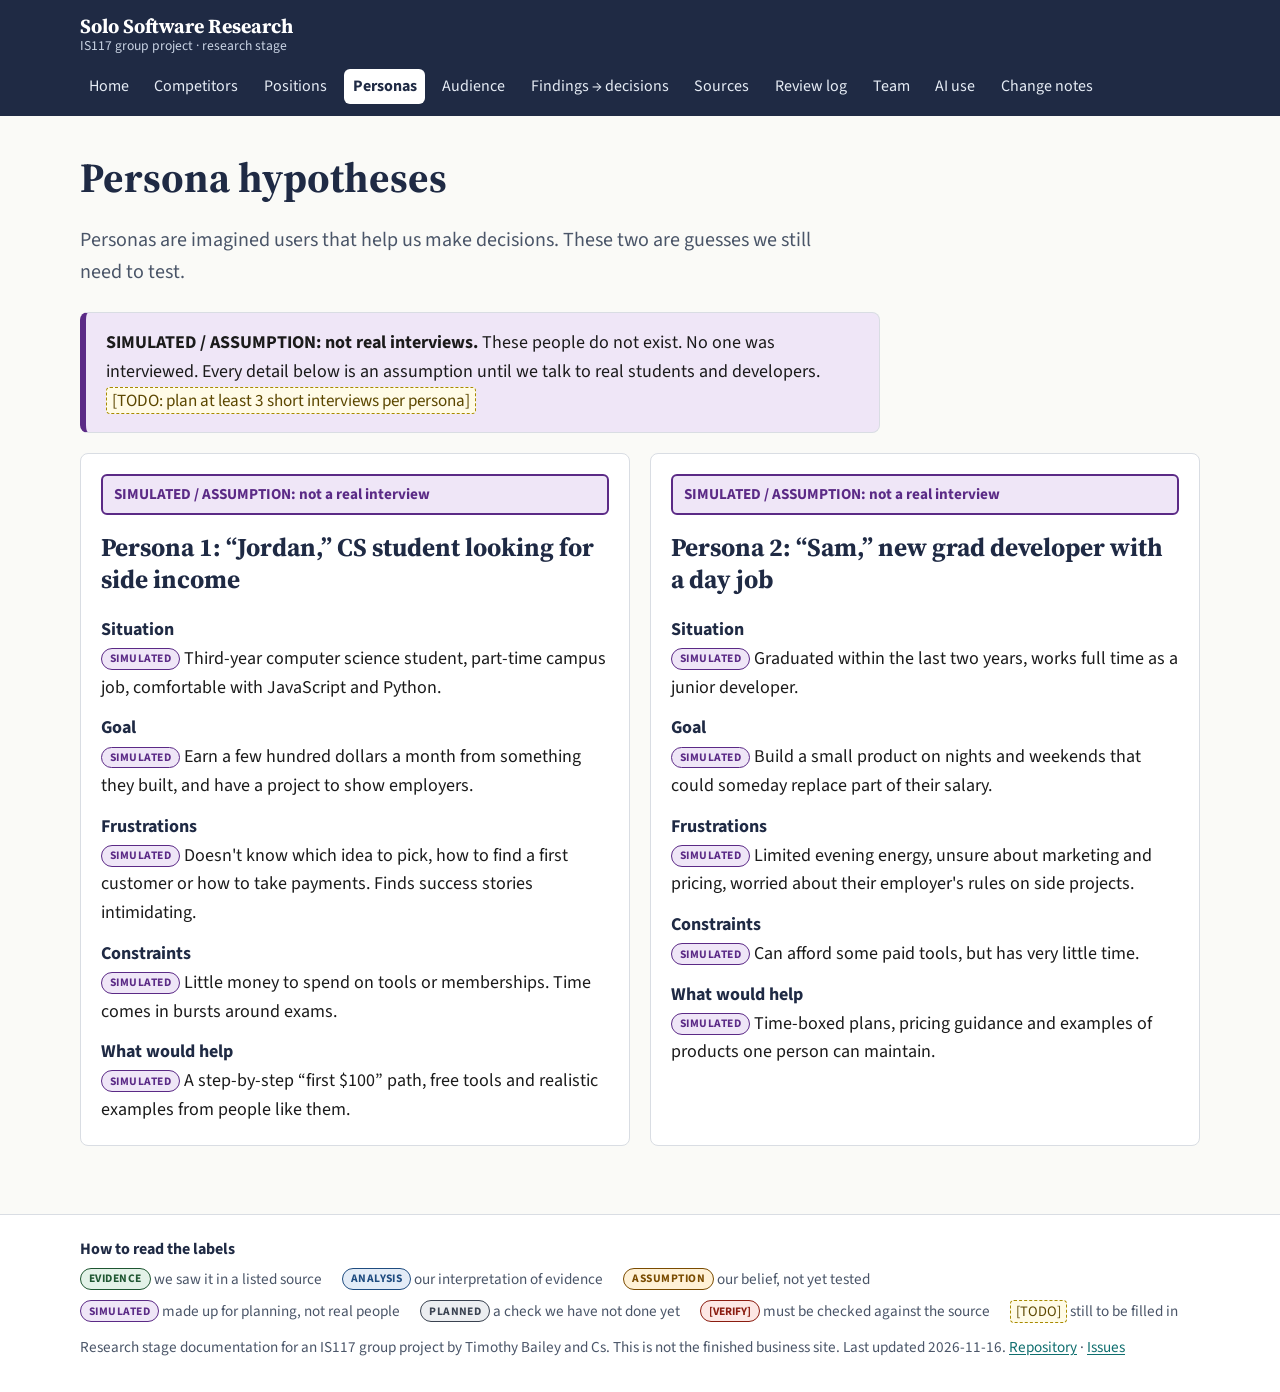
<file: personas.html>
<!DOCTYPE html>
<html lang="en">
<head>
  <meta charset="utf-8">
  <meta name="viewport" content="width=device-width, initial-scale=1">
  <title>Personas · Solo Software Research</title>
  <meta name="description" content="Two simulated persona hypotheses for the guide's audience. Not real interviews.">
  <link rel="preconnect" href="https://fonts.googleapis.com">
  <link rel="preconnect" href="https://fonts.gstatic.com" crossorigin>
  <link rel="stylesheet" href="https://fonts.googleapis.com/css2?family=Source+Sans+3:wght@400;700&family=Source+Serif+4:wght@600;700&display=swap">
  <link rel="stylesheet" href="css/style.css">
  <script src="js/main.js"></script>
</head>
<body>
  <a class="skip-link" href="#main">Skip to main content</a>

  <header class="site-header">
    <div class="wrap header-inner">
      <a class="brand" href="index.html">Solo Software Research<span>IS117 group project · research stage</span></a>
      <button class="nav-toggle" type="button" aria-expanded="false" aria-controls="site-nav">Menu</button>
    </div>
    <nav id="site-nav" class="site-nav wrap" aria-label="Main">
      <ul>
        <li><a href="index.html">Home</a></li>
        <li><a href="competitors.html">Competitors</a></li>
        <li><a href="positions.html">Positions</a></li>
        <li><a href="personas.html" aria-current="page">Personas</a></li>
        <li><a href="audience.html">Audience</a></li>
        <li><a href="findings.html">Findings → decisions</a></li>
        <li><a href="sources.html">Sources</a></li>
        <li><a href="review-log.html">Review log</a></li>
        <li><a href="team.html">Team</a></li>
        <li><a href="ai-use.html">AI use</a></li>
        <li><a href="changes.html">Change notes</a></li>
      </ul>
    </nav>
  </header>

  <main id="main" class="wrap">
<div class="page-intro">
  <h1>Persona hypotheses</h1>
  <p class="lead">Personas are imagined users that help us make decisions. These two are guesses we still need to test.</p>
</div>

<div class="callout sim">
  <p><strong>SIMULATED / ASSUMPTION: not real interviews.</strong> These people do not exist. No one was interviewed. Every detail below is an assumption until we talk to real students and developers. <span class="todo">[TODO: plan at least 3 short interviews per persona]</span></p>
</div>

<div class="cards">
<article class="card">
  <div class="sim-banner">SIMULATED / ASSUMPTION: not a real interview</div>
  <h2>Persona 1: “Jordan,” CS student looking for side income</h2>
  <dl>
    <dt>Situation</dt><dd><span class="tag tag-sim">Simulated</span> Third-year computer science student, part-time campus job, comfortable with JavaScript and Python.</dd>
    <dt>Goal</dt><dd><span class="tag tag-sim">Simulated</span> Earn a few hundred dollars a month from something they built, and have a project to show employers.</dd>
    <dt>Frustrations</dt><dd><span class="tag tag-sim">Simulated</span> Doesn't know which idea to pick, how to find a first customer or how to take payments. Finds success stories intimidating.</dd>
    <dt>Constraints</dt><dd><span class="tag tag-sim">Simulated</span> Little money to spend on tools or memberships. Time comes in bursts around exams.</dd>
    <dt>What would help</dt><dd><span class="tag tag-sim">Simulated</span> A step-by-step “first $100” path, free tools and realistic examples from people like them.</dd>
  </dl>
</article>

<article class="card">
  <div class="sim-banner">SIMULATED / ASSUMPTION: not a real interview</div>
  <h2>Persona 2: “Sam,” new grad developer with a day job</h2>
  <dl>
    <dt>Situation</dt><dd><span class="tag tag-sim">Simulated</span> Graduated within the last two years, works full time as a junior developer.</dd>
    <dt>Goal</dt><dd><span class="tag tag-sim">Simulated</span> Build a small product on nights and weekends that could someday replace part of their salary.</dd>
    <dt>Frustrations</dt><dd><span class="tag tag-sim">Simulated</span> Limited evening energy, unsure about marketing and pricing, worried about their employer's rules on side projects.</dd>
    <dt>Constraints</dt><dd><span class="tag tag-sim">Simulated</span> Can afford some paid tools, but has very little time.</dd>
    <dt>What would help</dt><dd><span class="tag tag-sim">Simulated</span> Time-boxed plans, pricing guidance and examples of products one person can maintain.</dd>
  </dl>
</article>
</div>
  </main>

  <footer class="site-footer">
    <div class="wrap">
      <h2>How to read the labels</h2>
      <ul class="legend">
        <li><span class="tag tag-evidence">Evidence</span> we saw it in a listed source</li>
        <li><span class="tag tag-analysis">Analysis</span> our interpretation of evidence</li>
        <li><span class="tag tag-assume">Assumption</span> our belief, not yet tested</li>
        <li><span class="tag tag-sim">Simulated</span> made up for planning, not real people</li>
        <li><span class="tag tag-planned">Planned</span> a check we have not done yet</li>
        <li><span class="tag tag-verify">[VERIFY]</span> must be checked against the source</li>
        <li><span class="todo">[TODO]</span> still to be filled in</li>
      </ul>
      <p>Research stage documentation for an IS117 group project by Timothy Bailey and Cs. This is not the finished business site.
      Last updated 2026-11-16. <a href="https://github.com/Timothy-Bailey4-10/is117-business-research">Repository</a> · <a href="https://github.com/Timothy-Bailey4-10/is117-business-research/issues">Issues</a></p>
    </div>
  </footer>
</body>
</html>
</file>
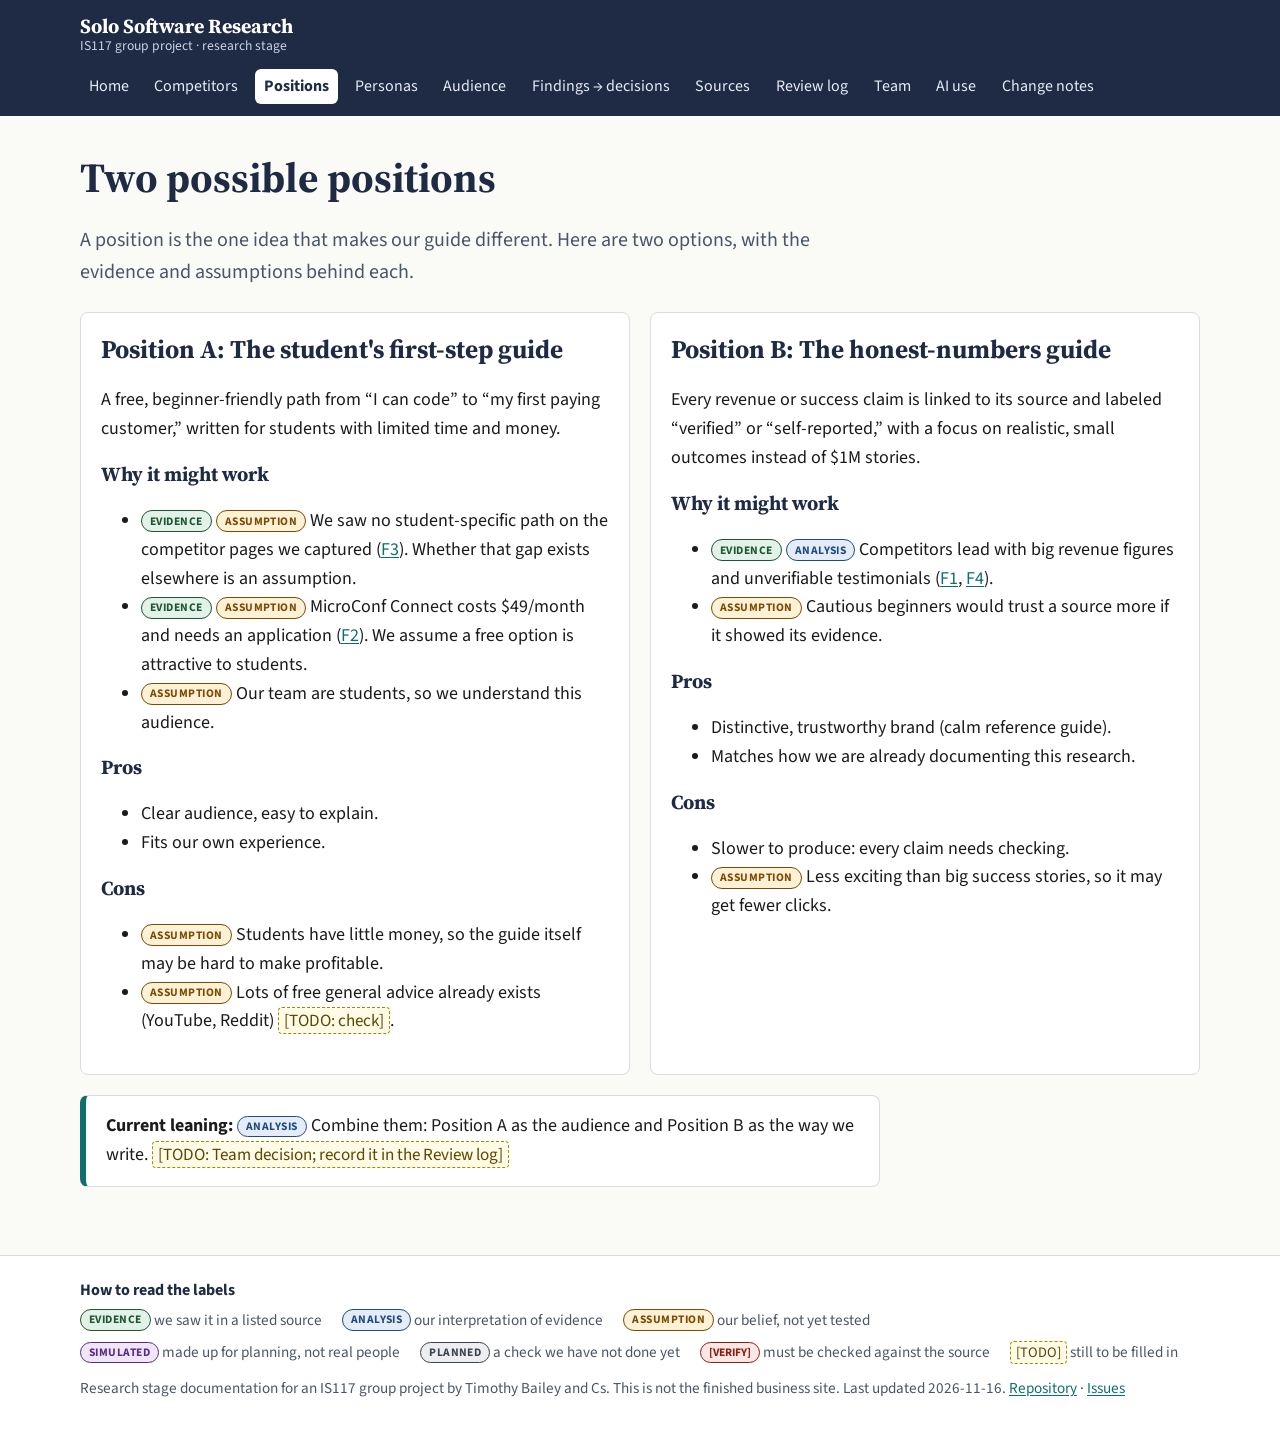
<file: positions.html>
<!DOCTYPE html>
<html lang="en">
<head>
  <meta charset="utf-8">
  <meta name="viewport" content="width=device-width, initial-scale=1">
  <title>Positions · Solo Software Research</title>
  <meta name="description" content="Two possible ways our guide could stand out from existing resources, with pros and cons.">
  <link rel="preconnect" href="https://fonts.googleapis.com">
  <link rel="preconnect" href="https://fonts.gstatic.com" crossorigin>
  <link rel="stylesheet" href="https://fonts.googleapis.com/css2?family=Source+Sans+3:wght@400;700&family=Source+Serif+4:wght@600;700&display=swap">
  <link rel="stylesheet" href="css/style.css">
  <script src="js/main.js"></script>
</head>
<body>
  <a class="skip-link" href="#main">Skip to main content</a>

  <header class="site-header">
    <div class="wrap header-inner">
      <a class="brand" href="index.html">Solo Software Research<span>IS117 group project · research stage</span></a>
      <button class="nav-toggle" type="button" aria-expanded="false" aria-controls="site-nav">Menu</button>
    </div>
    <nav id="site-nav" class="site-nav wrap" aria-label="Main">
      <ul>
        <li><a href="index.html">Home</a></li>
        <li><a href="competitors.html">Competitors</a></li>
        <li><a href="positions.html" aria-current="page">Positions</a></li>
        <li><a href="personas.html">Personas</a></li>
        <li><a href="audience.html">Audience</a></li>
        <li><a href="findings.html">Findings → decisions</a></li>
        <li><a href="sources.html">Sources</a></li>
        <li><a href="review-log.html">Review log</a></li>
        <li><a href="team.html">Team</a></li>
        <li><a href="ai-use.html">AI use</a></li>
        <li><a href="changes.html">Change notes</a></li>
      </ul>
    </nav>
  </header>

  <main id="main" class="wrap">
<div class="page-intro">
  <h1>Two possible positions</h1>
  <p class="lead">A position is the one idea that makes our guide different. Here are two options, with the evidence and assumptions behind each.</p>
</div>

<div class="cards">
<article class="card">
  <h2>Position A: The student's first-step guide</h2>
  <p>A free, beginner-friendly path from “I can code” to “my first paying customer,” written for students with limited time and money.</p>
  <h3>Why it might work</h3>
  <ul>
    <li><span class="tag tag-evidence">Evidence</span> <span class="tag tag-assume">Assumption</span> We saw no student-specific path on the competitor pages we captured (<a href="findings.html#f3">F3</a>). Whether that gap exists elsewhere is an assumption.</li>
    <li><span class="tag tag-evidence">Evidence</span> <span class="tag tag-assume">Assumption</span> MicroConf Connect costs $49/month and needs an application (<a href="findings.html#f2">F2</a>). We assume a free option is attractive to students.</li>
    <li><span class="tag tag-assume">Assumption</span> Our team are students, so we understand this audience.</li>
  </ul>
  <h3>Pros</h3>
  <ul>
    <li>Clear audience, easy to explain.</li>
    <li>Fits our own experience.</li>
  </ul>
  <h3>Cons</h3>
  <ul>
    <li><span class="tag tag-assume">Assumption</span> Students have little money, so the guide itself may be hard to make profitable.</li>
    <li><span class="tag tag-assume">Assumption</span> Lots of free general advice already exists (YouTube, Reddit) <span class="todo">[TODO: check]</span>.</li>
  </ul>
</article>

<article class="card">
  <h2>Position B: The honest-numbers guide</h2>
  <p>Every revenue or success claim is linked to its source and labeled “verified” or “self-reported,” with a focus on realistic, small outcomes instead of $1M stories.</p>
  <h3>Why it might work</h3>
  <ul>
    <li><span class="tag tag-evidence">Evidence</span> <span class="tag tag-analysis">Analysis</span> Competitors lead with big revenue figures and unverifiable testimonials (<a href="findings.html#f1">F1</a>, <a href="findings.html#f4">F4</a>).</li>
    <li><span class="tag tag-assume">Assumption</span> Cautious beginners would trust a source more if it showed its evidence.</li>
  </ul>
  <h3>Pros</h3>
  <ul>
    <li>Distinctive, trustworthy brand (calm reference guide).</li>
    <li>Matches how we are already documenting this research.</li>
  </ul>
  <h3>Cons</h3>
  <ul>
    <li>Slower to produce: every claim needs checking.</li>
    <li><span class="tag tag-assume">Assumption</span> Less exciting than big success stories, so it may get fewer clicks.</li>
  </ul>
</article>
</div>

<div class="callout">
  <p><strong>Current leaning:</strong> <span class="tag tag-analysis">Analysis</span> Combine them: Position A as the audience and Position B as the way we write. <span class="todo">[TODO: Team decision; record it in the Review log]</span></p>
</div>
  </main>

  <footer class="site-footer">
    <div class="wrap">
      <h2>How to read the labels</h2>
      <ul class="legend">
        <li><span class="tag tag-evidence">Evidence</span> we saw it in a listed source</li>
        <li><span class="tag tag-analysis">Analysis</span> our interpretation of evidence</li>
        <li><span class="tag tag-assume">Assumption</span> our belief, not yet tested</li>
        <li><span class="tag tag-sim">Simulated</span> made up for planning, not real people</li>
        <li><span class="tag tag-planned">Planned</span> a check we have not done yet</li>
        <li><span class="tag tag-verify">[VERIFY]</span> must be checked against the source</li>
        <li><span class="todo">[TODO]</span> still to be filled in</li>
      </ul>
      <p>Research stage documentation for an IS117 group project by Timothy Bailey and Cs. This is not the finished business site.
      Last updated 2026-11-16. <a href="https://github.com/Timothy-Bailey4-10/is117-business-research">Repository</a> · <a href="https://github.com/Timothy-Bailey4-10/is117-business-research/issues">Issues</a></p>
    </div>
  </footer>
</body>
</html>
</file>
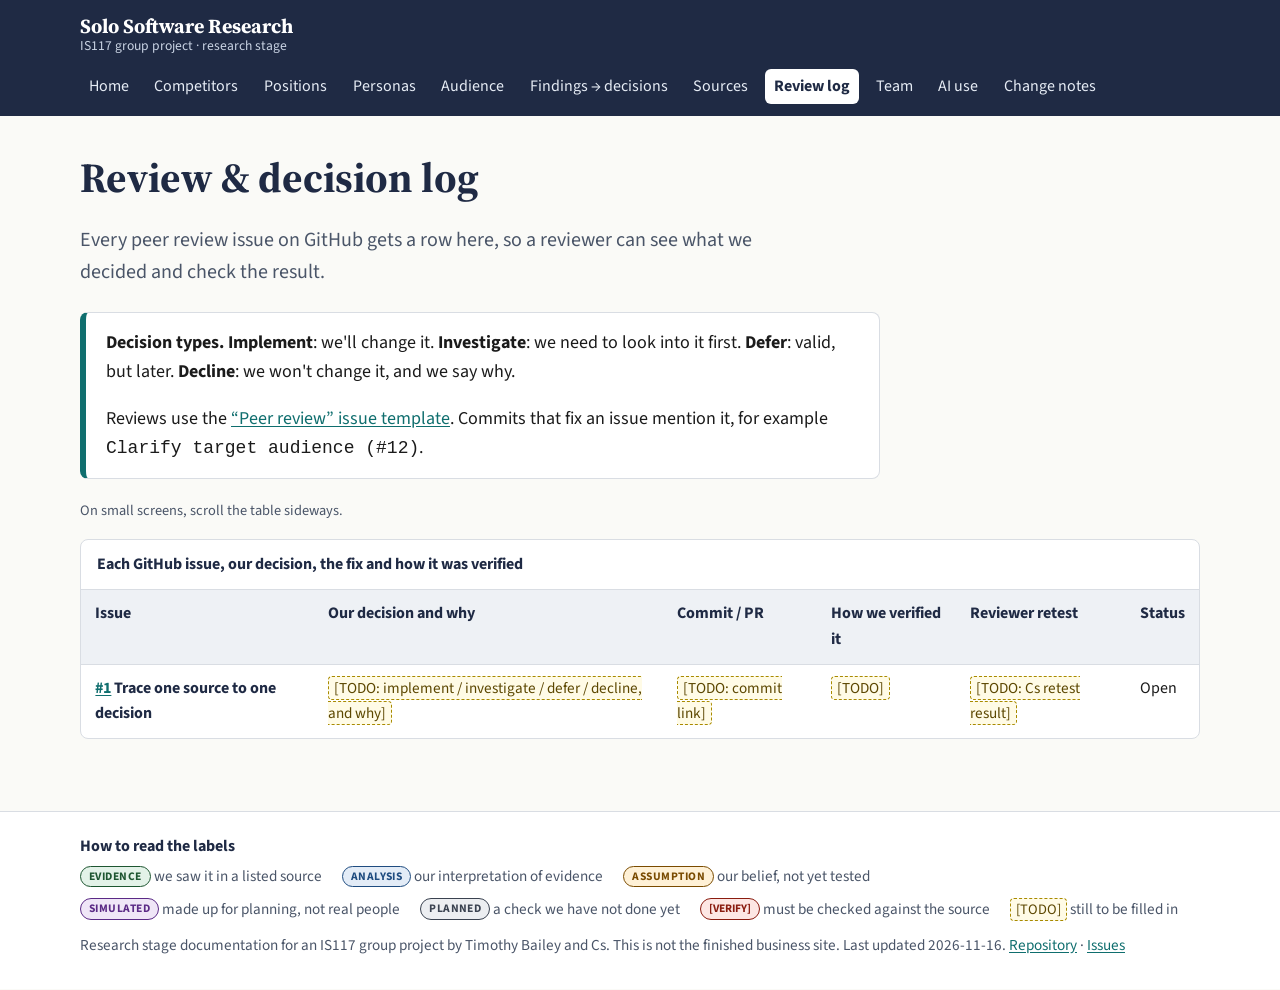
<file: review-log.html>
<!DOCTYPE html>
<html lang="en">
<head>
  <meta charset="utf-8">
  <meta name="viewport" content="width=device-width, initial-scale=1">
  <title>Review & decision log · Solo Software Research</title>
  <meta name="description" content="Tracks each GitHub review issue, the team's decision, the fix and how it was verified.">
  <link rel="preconnect" href="https://fonts.googleapis.com">
  <link rel="preconnect" href="https://fonts.gstatic.com" crossorigin>
  <link rel="stylesheet" href="https://fonts.googleapis.com/css2?family=Source+Sans+3:wght@400;700&family=Source+Serif+4:wght@600;700&display=swap">
  <link rel="stylesheet" href="css/style.css">
  <script src="js/main.js"></script>
</head>
<body>
  <a class="skip-link" href="#main">Skip to main content</a>

  <header class="site-header">
    <div class="wrap header-inner">
      <a class="brand" href="index.html">Solo Software Research<span>IS117 group project · research stage</span></a>
      <button class="nav-toggle" type="button" aria-expanded="false" aria-controls="site-nav">Menu</button>
    </div>
    <nav id="site-nav" class="site-nav wrap" aria-label="Main">
      <ul>
        <li><a href="index.html">Home</a></li>
        <li><a href="competitors.html">Competitors</a></li>
        <li><a href="positions.html">Positions</a></li>
        <li><a href="personas.html">Personas</a></li>
        <li><a href="audience.html">Audience</a></li>
        <li><a href="findings.html">Findings → decisions</a></li>
        <li><a href="sources.html">Sources</a></li>
        <li><a href="review-log.html" aria-current="page">Review log</a></li>
        <li><a href="team.html">Team</a></li>
        <li><a href="ai-use.html">AI use</a></li>
        <li><a href="changes.html">Change notes</a></li>
      </ul>
    </nav>
  </header>

  <main id="main" class="wrap">
<div class="page-intro">
  <h1>Review &amp; decision log</h1>
  <p class="lead">Every peer review issue on GitHub gets a row here, so a reviewer can see what we decided and check the result.</p>
</div>
<div class="callout">
  <p><strong>Decision types.</strong> <strong>Implement</strong>: we'll change it. <strong>Investigate</strong>: we need to look into it first. <strong>Defer</strong>: valid, but later. <strong>Decline</strong>: we won't change it, and we say why.</p>
  <p>Reviews use the <a href="https://github.com/Timothy-Bailey4-10/is117-business-research/issues/new/choose">“Peer review” issue template</a>. Commits that fix an issue mention it, for example <code>Clarify target audience (#12)</code>.</p>
</div>
<p class="scroll-hint">On small screens, scroll the table sideways.</p>
<div class="table-wrap" role="region" aria-labelledby="cap-log" tabindex="0">
<table>
<caption id="cap-log">Each GitHub issue, our decision, the fix and how it was verified</caption>

<thead>
<tr><th scope="col">Issue</th><th scope="col">Our decision and why</th><th scope="col">Commit / PR</th><th scope="col">How we verified it</th><th scope="col">Reviewer retest</th><th scope="col">Status</th></tr>
</thead>
<tbody>
<tr><th scope="row"><a href="https://github.com/Timothy-Bailey4-10/is117-business-research/issues/1">#1</a> Trace one source to one decision</th>
  <td><span class="todo">[TODO: implement / investigate / defer / decline, and why]</span></td>
  <td><span class="todo">[TODO: commit link]</span></td>
  <td><span class="todo">[TODO]</span></td>
  <td><span class="todo">[TODO: Cs retest result]</span></td>
  <td>Open</td></tr>
</tbody>
</table>
</div>
  </main>

  <footer class="site-footer">
    <div class="wrap">
      <h2>How to read the labels</h2>
      <ul class="legend">
        <li><span class="tag tag-evidence">Evidence</span> we saw it in a listed source</li>
        <li><span class="tag tag-analysis">Analysis</span> our interpretation of evidence</li>
        <li><span class="tag tag-assume">Assumption</span> our belief, not yet tested</li>
        <li><span class="tag tag-sim">Simulated</span> made up for planning, not real people</li>
        <li><span class="tag tag-planned">Planned</span> a check we have not done yet</li>
        <li><span class="tag tag-verify">[VERIFY]</span> must be checked against the source</li>
        <li><span class="todo">[TODO]</span> still to be filled in</li>
      </ul>
      <p>Research stage documentation for an IS117 group project by Timothy Bailey and Cs. This is not the finished business site.
      Last updated 2026-11-16. <a href="https://github.com/Timothy-Bailey4-10/is117-business-research">Repository</a> · <a href="https://github.com/Timothy-Bailey4-10/is117-business-research/issues">Issues</a></p>
    </div>
  </footer>
</body>
</html>
</file>
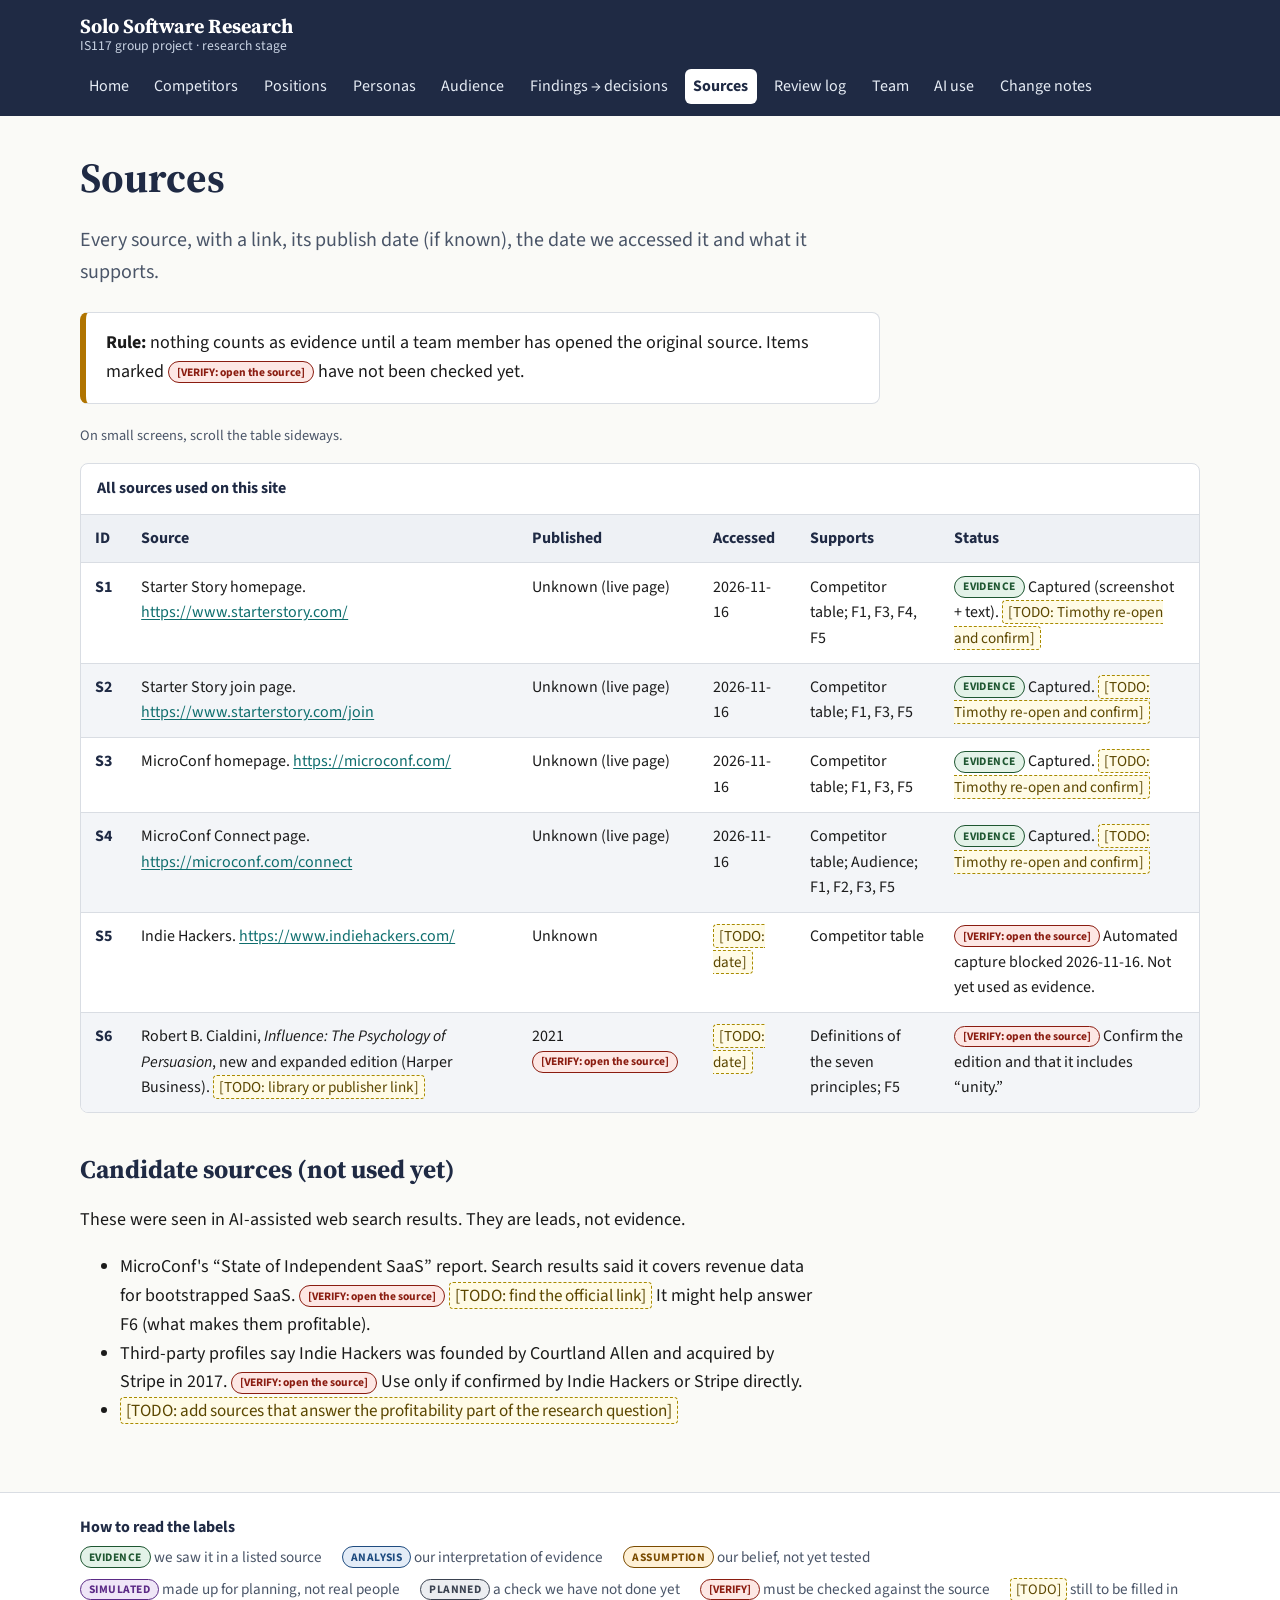
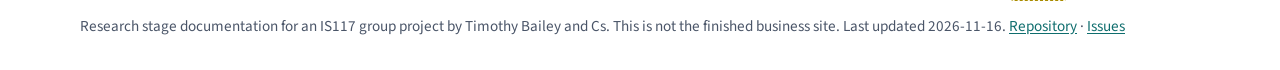
<file: sources.html>
<!DOCTYPE html>
<html lang="en">
<head>
  <meta charset="utf-8">
  <meta name="viewport" content="width=device-width, initial-scale=1">
  <title>Sources · Solo Software Research</title>
  <meta name="description" content="Every source used in this research, with links, dates and what each one supports.">
  <link rel="preconnect" href="https://fonts.googleapis.com">
  <link rel="preconnect" href="https://fonts.gstatic.com" crossorigin>
  <link rel="stylesheet" href="https://fonts.googleapis.com/css2?family=Source+Sans+3:wght@400;700&family=Source+Serif+4:wght@600;700&display=swap">
  <link rel="stylesheet" href="css/style.css">
  <script src="js/main.js"></script>
</head>
<body>
  <a class="skip-link" href="#main">Skip to main content</a>

  <header class="site-header">
    <div class="wrap header-inner">
      <a class="brand" href="index.html">Solo Software Research<span>IS117 group project · research stage</span></a>
      <button class="nav-toggle" type="button" aria-expanded="false" aria-controls="site-nav">Menu</button>
    </div>
    <nav id="site-nav" class="site-nav wrap" aria-label="Main">
      <ul>
        <li><a href="index.html">Home</a></li>
        <li><a href="competitors.html">Competitors</a></li>
        <li><a href="positions.html">Positions</a></li>
        <li><a href="personas.html">Personas</a></li>
        <li><a href="audience.html">Audience</a></li>
        <li><a href="findings.html">Findings → decisions</a></li>
        <li><a href="sources.html" aria-current="page">Sources</a></li>
        <li><a href="review-log.html">Review log</a></li>
        <li><a href="team.html">Team</a></li>
        <li><a href="ai-use.html">AI use</a></li>
        <li><a href="changes.html">Change notes</a></li>
      </ul>
    </nav>
  </header>

  <main id="main" class="wrap">
<div class="page-intro">
  <h1>Sources</h1>
  <p class="lead">Every source, with a link, its publish date (if known), the date we accessed it and what it supports.</p>
</div>
<div class="callout warn">
  <p><strong>Rule:</strong> nothing counts as evidence until a team member has opened the original source. Items marked <span class="tag tag-verify">[VERIFY: open the source]</span> have not been checked yet.</p>
</div>
<p class="scroll-hint">On small screens, scroll the table sideways.</p>
<div class="table-wrap" role="region" aria-labelledby="cap-src" tabindex="0">
<table>
<caption id="cap-src">All sources used on this site</caption>

<thead>
<tr><th scope="col">ID</th><th scope="col">Source</th><th scope="col">Published</th><th scope="col">Accessed</th><th scope="col">Supports</th><th scope="col">Status</th></tr>
</thead>
<tbody>
<tr id="s1"><th scope="row">S1</th>
  <td>Starter Story homepage. <a href="https://www.starterstory.com/">https://www.starterstory.com/</a></td>
  <td>Unknown (live page)</td><td>2026-11-16</td>
  <td>Competitor table; F1, F3, F4, F5</td>
  <td><span class="tag tag-evidence">Evidence</span> Captured (screenshot + text). <span class="todo">[TODO: Timothy re-open and confirm]</span></td></tr>
<tr id="s2"><th scope="row">S2</th>
  <td>Starter Story join page. <a href="https://www.starterstory.com/join">https://www.starterstory.com/join</a></td>
  <td>Unknown (live page)</td><td>2026-11-16</td>
  <td>Competitor table; F1, F3, F5</td>
  <td><span class="tag tag-evidence">Evidence</span> Captured. <span class="todo">[TODO: Timothy re-open and confirm]</span></td></tr>
<tr id="s3"><th scope="row">S3</th>
  <td>MicroConf homepage. <a href="https://microconf.com/">https://microconf.com/</a></td>
  <td>Unknown (live page)</td><td>2026-11-16</td>
  <td>Competitor table; F1, F3, F5</td>
  <td><span class="tag tag-evidence">Evidence</span> Captured. <span class="todo">[TODO: Timothy re-open and confirm]</span></td></tr>
<tr id="s4"><th scope="row">S4</th>
  <td>MicroConf Connect page. <a href="https://microconf.com/connect">https://microconf.com/connect</a></td>
  <td>Unknown (live page)</td><td>2026-11-16</td>
  <td>Competitor table; Audience; F1, F2, F3, F5</td>
  <td><span class="tag tag-evidence">Evidence</span> Captured. <span class="todo">[TODO: Timothy re-open and confirm]</span></td></tr>
<tr id="s5"><th scope="row">S5</th>
  <td>Indie Hackers. <a href="https://www.indiehackers.com/">https://www.indiehackers.com/</a></td>
  <td>Unknown</td><td><span class="todo">[TODO: date]</span></td>
  <td>Competitor table</td>
  <td><span class="tag tag-verify">[VERIFY: open the source]</span> Automated capture blocked 2026-11-16. Not yet used as evidence.</td></tr>
<tr id="s6"><th scope="row">S6</th>
  <td>Robert B. Cialdini, <em>Influence: The Psychology of Persuasion</em>, new and expanded edition (Harper Business). <span class="todo">[TODO: library or publisher link]</span></td>
  <td>2021 <span class="tag tag-verify">[VERIFY: open the source]</span></td><td><span class="todo">[TODO: date]</span></td>
  <td>Definitions of the seven principles; F5</td>
  <td><span class="tag tag-verify">[VERIFY: open the source]</span> Confirm the edition and that it includes “unity.”</td></tr>
</tbody>
</table>
</div>

<h2>Candidate sources (not used yet)</h2>
<p class="prose">These were seen in AI-assisted web search results. They are leads, not evidence.</p>
<ul class="prose">
  <li>MicroConf's “State of Independent SaaS” report. Search results said it covers revenue data for bootstrapped SaaS. <span class="tag tag-verify">[VERIFY: open the source]</span> <span class="todo">[TODO: find the official link]</span> It might help answer F6 (what makes them profitable).</li>
  <li>Third-party profiles say Indie Hackers was founded by Courtland Allen and acquired by Stripe in 2017. <span class="tag tag-verify">[VERIFY: open the source]</span> Use only if confirmed by Indie Hackers or Stripe directly.</li>
  <li><span class="todo">[TODO: add sources that answer the profitability part of the research question]</span></li>
</ul>
  </main>

  <footer class="site-footer">
    <div class="wrap">
      <h2>How to read the labels</h2>
      <ul class="legend">
        <li><span class="tag tag-evidence">Evidence</span> we saw it in a listed source</li>
        <li><span class="tag tag-analysis">Analysis</span> our interpretation of evidence</li>
        <li><span class="tag tag-assume">Assumption</span> our belief, not yet tested</li>
        <li><span class="tag tag-sim">Simulated</span> made up for planning, not real people</li>
        <li><span class="tag tag-planned">Planned</span> a check we have not done yet</li>
        <li><span class="tag tag-verify">[VERIFY]</span> must be checked against the source</li>
        <li><span class="todo">[TODO]</span> still to be filled in</li>
      </ul>
      <p>Research stage documentation for an IS117 group project by Timothy Bailey and Cs. This is not the finished business site.
      Last updated 2026-11-16. <a href="https://github.com/Timothy-Bailey4-10/is117-business-research">Repository</a> · <a href="https://github.com/Timothy-Bailey4-10/is117-business-research/issues">Issues</a></p>
    </div>
  </footer>
</body>
</html>
</file>
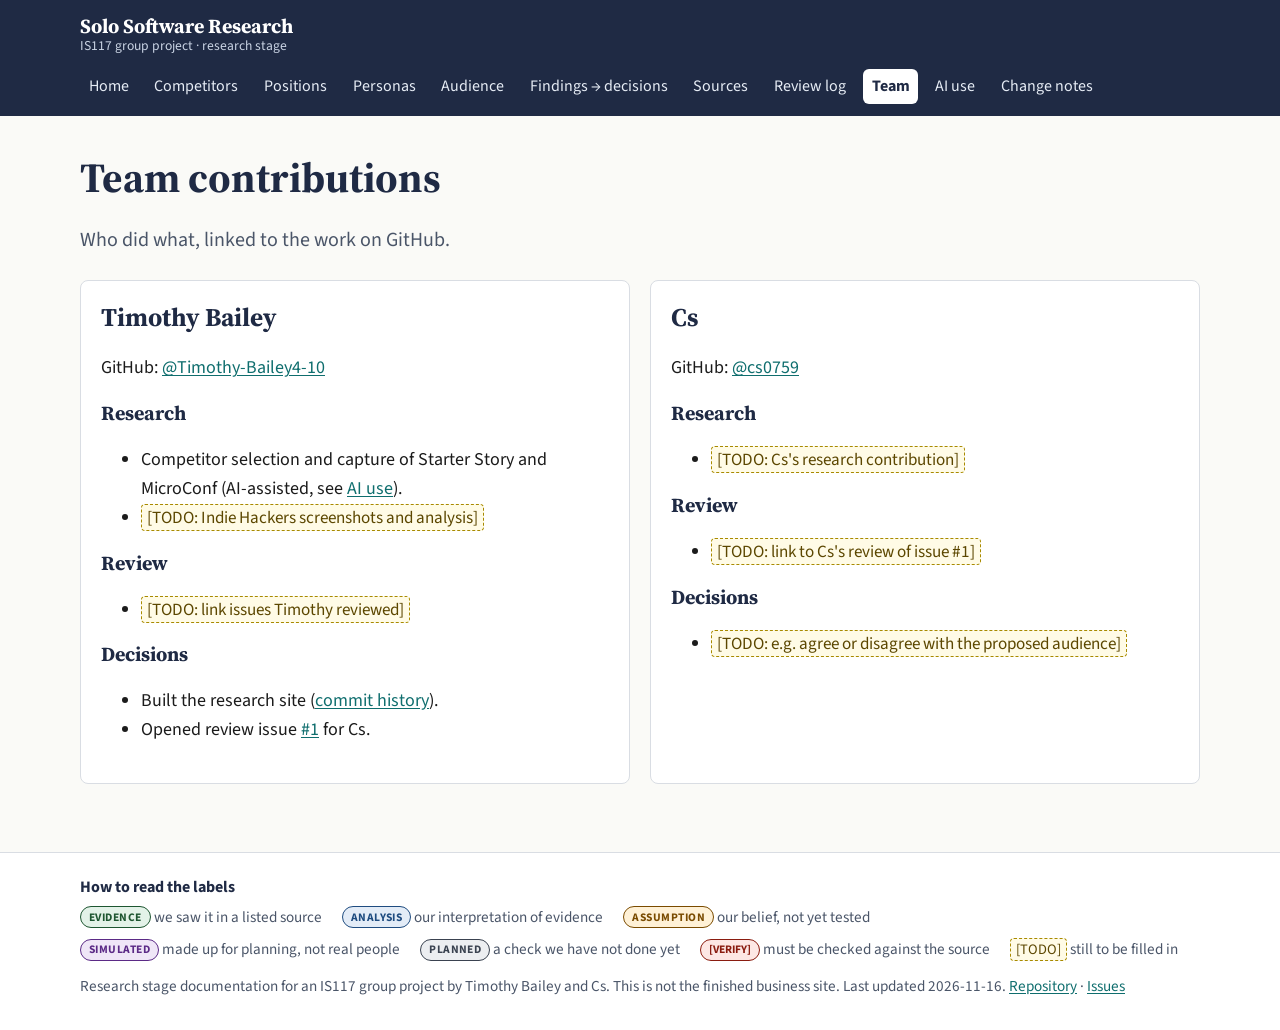
<file: team.html>
<!DOCTYPE html>
<html lang="en">
<head>
  <meta charset="utf-8">
  <meta name="viewport" content="width=device-width, initial-scale=1">
  <title>Team contributions · Solo Software Research</title>
  <meta name="description" content="Each team member's research, review and decision work, with links.">
  <link rel="preconnect" href="https://fonts.googleapis.com">
  <link rel="preconnect" href="https://fonts.gstatic.com" crossorigin>
  <link rel="stylesheet" href="https://fonts.googleapis.com/css2?family=Source+Sans+3:wght@400;700&family=Source+Serif+4:wght@600;700&display=swap">
  <link rel="stylesheet" href="css/style.css">
  <script src="js/main.js"></script>
</head>
<body>
  <a class="skip-link" href="#main">Skip to main content</a>

  <header class="site-header">
    <div class="wrap header-inner">
      <a class="brand" href="index.html">Solo Software Research<span>IS117 group project · research stage</span></a>
      <button class="nav-toggle" type="button" aria-expanded="false" aria-controls="site-nav">Menu</button>
    </div>
    <nav id="site-nav" class="site-nav wrap" aria-label="Main">
      <ul>
        <li><a href="index.html">Home</a></li>
        <li><a href="competitors.html">Competitors</a></li>
        <li><a href="positions.html">Positions</a></li>
        <li><a href="personas.html">Personas</a></li>
        <li><a href="audience.html">Audience</a></li>
        <li><a href="findings.html">Findings → decisions</a></li>
        <li><a href="sources.html">Sources</a></li>
        <li><a href="review-log.html">Review log</a></li>
        <li><a href="team.html" aria-current="page">Team</a></li>
        <li><a href="ai-use.html">AI use</a></li>
        <li><a href="changes.html">Change notes</a></li>
      </ul>
    </nav>
  </header>

  <main id="main" class="wrap">
<div class="page-intro">
  <h1>Team contributions</h1>
  <p class="lead">Who did what, linked to the work on GitHub.</p>
</div>

<div class="cards">
<article class="card">
  <h2>Timothy Bailey</h2>
  <p>GitHub: <a href="https://github.com/Timothy-Bailey4-10">@Timothy-Bailey4-10</a></p>
  <h3>Research</h3>
  <ul>
    <li>Competitor selection and capture of Starter Story and MicroConf (AI-assisted, see <a href="ai-use.html">AI use</a>).</li>
    <li><span class="todo">[TODO: Indie Hackers screenshots and analysis]</span></li>
  </ul>
  <h3>Review</h3>
  <ul><li><span class="todo">[TODO: link issues Timothy reviewed]</span></li></ul>
  <h3>Decisions</h3>
  <ul>
    <li>Built the research site (<a href="https://github.com/Timothy-Bailey4-10/is117-business-research/commits/main">commit history</a>).</li>
    <li>Opened review issue <a href="https://github.com/Timothy-Bailey4-10/is117-business-research/issues/1">#1</a> for Cs.</li>
  </ul>
</article>

<article class="card">
  <h2>Cs</h2>
  <p>GitHub: <a href="https://github.com/cs0759">@cs0759</a></p>
  <h3>Research</h3>
  <ul><li><span class="todo">[TODO: Cs's research contribution]</span></li></ul>
  <h3>Review</h3>
  <ul><li><span class="todo">[TODO: link to Cs's review of issue #1]</span></li></ul>
  <h3>Decisions</h3>
  <ul><li><span class="todo">[TODO: e.g. agree or disagree with the proposed audience]</span></li></ul>
</article>
</div>
  </main>

  <footer class="site-footer">
    <div class="wrap">
      <h2>How to read the labels</h2>
      <ul class="legend">
        <li><span class="tag tag-evidence">Evidence</span> we saw it in a listed source</li>
        <li><span class="tag tag-analysis">Analysis</span> our interpretation of evidence</li>
        <li><span class="tag tag-assume">Assumption</span> our belief, not yet tested</li>
        <li><span class="tag tag-sim">Simulated</span> made up for planning, not real people</li>
        <li><span class="tag tag-planned">Planned</span> a check we have not done yet</li>
        <li><span class="tag tag-verify">[VERIFY]</span> must be checked against the source</li>
        <li><span class="todo">[TODO]</span> still to be filled in</li>
      </ul>
      <p>Research stage documentation for an IS117 group project by Timothy Bailey and Cs. This is not the finished business site.
      Last updated 2026-11-16. <a href="https://github.com/Timothy-Bailey4-10/is117-business-research">Repository</a> · <a href="https://github.com/Timothy-Bailey4-10/is117-business-research/issues">Issues</a></p>
    </div>
  </footer>
</body>
</html>
</file>
<file: css/style.css>
/* ==========================================================
   Solo Software Research — shared stylesheet
   One file for every page. Colors live in :root so they are
   easy to change in one place.
   ========================================================== */

:root {
  /* Brand colors */
  --navy: #1f2a44;        /* headings, header background */
  --teal: #0f6e6e;        /* links, accents */
  --teal-dark: #0a5252;   /* link hover */
  --bg: #fafaf7;          /* page background */
  --surface: #ffffff;     /* cards, tables */
  --text: #1b1b1b;        /* body text */
  --muted: #4a5568;       /* secondary text */
  --border: #d9dde3;
  --row-alt: #f3f5f8;

  /* Tag colors (text always passes WCAG AA on its background) */
  --evidence-bg: #e3f2e8;   --evidence-fg: #1e5631;
  --assume-bg: #fff1d6;     --assume-fg: #7a4b00;
  --analysis-bg: #e3ecf7;   --analysis-fg: #1f4c80;
  --sim-bg: #efe6f7;        --sim-fg: #5b2a86;
  --planned-bg: #eceef1;    --planned-fg: #3a4250;
  --verify-bg: #fde7e4;     --verify-fg: #8a1c10;

  --radius: 8px;
  --font-body: "Source Sans 3", system-ui, -apple-system, "Segoe UI", sans-serif;
  --font-head: "Source Serif 4", Georgia, "Times New Roman", serif;
}

*, *::before, *::after { box-sizing: border-box; }

html { scroll-behavior: smooth; }

body {
  margin: 0;
  background: var(--bg);
  color: var(--text);
  font-family: var(--font-body);
  font-size: 1.125rem;
  line-height: 1.6;
}

img { max-width: 100%; height: auto; }

a { color: var(--teal); text-underline-offset: 2px; }
a:hover { color: var(--teal-dark); }

/* Visible focus ring for keyboard users */
:focus-visible {
  outline: 3px solid var(--teal);
  outline-offset: 2px;
}

h1, h2, h3 {
  font-family: var(--font-head);
  color: var(--navy);
  line-height: 1.25;
}
h1 { font-size: clamp(1.9rem, 4vw, 2.6rem); margin: 0 0 .5rem; }
h2 { font-size: 1.6rem; margin-top: 2.5rem; }
h3 { font-size: 1.25rem; margin-top: 1.75rem; }

.wrap {
  max-width: 72rem;
  margin: 0 auto;
  padding: 0 1rem;
}

.prose { max-width: 46rem; }

.lead { font-size: 1.25rem; color: var(--muted); max-width: 46rem; }

/* ---------- Skip link ---------- */
.skip-link {
  position: absolute;
  left: 1rem;
  top: -3rem;
  background: var(--surface);
  color: var(--navy);
  padding: .5rem 1rem;
  border-radius: var(--radius);
  z-index: 10;
}
.skip-link:focus { top: 1rem; }

/* ---------- Header and navigation ---------- */
.site-header {
  background: var(--navy);
  color: #fff;
}
.header-inner {
  display: flex;
  align-items: center;
  justify-content: space-between;
  gap: 1rem;
  padding-top: .9rem;
  padding-bottom: .9rem;
}
.brand {
  color: #fff;
  text-decoration: none;
  font-family: var(--font-head);
  font-weight: 700;
  font-size: 1.25rem;
  line-height: 1.2;
}
.brand span {
  display: block;
  font-family: var(--font-body);
  font-weight: 400;
  font-size: .85rem;
  color: #c9d3e3;
}
.brand:hover { color: #fff; }

.nav-toggle {
  display: none;            /* shown on small screens only when JS runs */
  background: transparent;
  color: #fff;
  border: 2px solid #c9d3e3;
  border-radius: var(--radius);
  padding: .4rem .9rem;
  font: inherit;
  font-size: 1rem;
  cursor: pointer;
}

.site-nav ul {
  list-style: none;
  margin: 0;
  padding: 0 0 .75rem;
  display: flex;
  flex-wrap: wrap;
  gap: .25rem .5rem;
}
.site-nav a {
  display: block;
  color: #e6ecf5;
  text-decoration: none;
  padding: .3rem .55rem;
  border-radius: 6px;
  font-size: 1rem;
}
.site-nav a:hover { background: rgba(255,255,255,.12); color: #fff; }
.site-nav a[aria-current="page"] {
  background: #fff;
  color: var(--navy);
  font-weight: 700;
}

@media (max-width: 760px) {
  .js .nav-toggle { display: inline-block; }
  .js .site-nav { display: none; }
  .js .site-nav.open { display: block; }
  .site-nav ul { flex-direction: column; }
  .site-nav a { padding: .6rem .5rem; }
}

/* ---------- Main content ---------- */
main.wrap { padding-top: 2.25rem; padding-bottom: 3rem; }

.page-intro { margin-bottom: 1.5rem; }

.status-box,
.callout {
  background: var(--surface);
  border: 1px solid var(--border);
  border-left: 6px solid var(--teal);
  border-radius: var(--radius);
  padding: 1rem 1.25rem;
  margin: 1.25rem 0;
  max-width: 50rem;
}
.callout.warn { border-left-color: #b07400; }
.callout.sim  { border-left-color: var(--sim-fg); background: var(--sim-bg); }
.callout p:first-child { margin-top: 0; }
.callout p:last-child  { margin-bottom: 0; }

.question {
  font-family: var(--font-head);
  font-size: 1.35rem;
  color: var(--navy);
  border-left: 6px solid var(--teal);
  padding: .5rem 0 .5rem 1rem;
  margin: 1rem 0;
  max-width: 46rem;
}

/* ---------- Tags (Evidence / Assumption / ...) ---------- */
.tag {
  display: inline-block;
  font-size: .72rem;
  font-weight: 700;
  letter-spacing: .04em;
  text-transform: uppercase;
  padding: .08rem .5rem;
  border-radius: 999px;
  border: 1px solid currentColor;
  vertical-align: .12em;
  white-space: nowrap;
  line-height: 1.5;
}
.tag-evidence { background: var(--evidence-bg); color: var(--evidence-fg); }
.tag-assume   { background: var(--assume-bg);   color: var(--assume-fg); }
.tag-analysis { background: var(--analysis-bg); color: var(--analysis-fg); }
.tag-sim      { background: var(--sim-bg);      color: var(--sim-fg); }
.tag-planned  { background: var(--planned-bg);  color: var(--planned-fg); }
.tag-verify   { background: var(--verify-bg);   color: var(--verify-fg); text-transform: none; letter-spacing: 0; }

/* TODO placeholders: dashed box so they are easy to spot */
.todo {
  background: #fffbe6;
  color: #5c4700;
  border: 1px dashed #a88a00;
  border-radius: 4px;
  padding: 0 .3rem;
  font-size: .95em;
}

.legend {
  display: flex;
  flex-wrap: wrap;
  gap: .5rem 1.25rem;
  list-style: none;
  padding: 0;
  margin: .5rem 0 0;
  font-size: .95rem;
}

/* ---------- Tables ---------- */
.table-wrap {
  overflow-x: auto;
  margin: 1rem 0 1.5rem;
  border: 1px solid var(--border);
  border-radius: var(--radius);
  background: var(--surface);
}
table {
  border-collapse: collapse;
  width: 100%;
  min-width: 44rem;
  font-size: 1rem;
}
caption {
  text-align: left;
  font-weight: 700;
  padding: .75rem 1rem;
  color: var(--navy);
}
th, td {
  text-align: left;
  vertical-align: top;
  padding: .7rem .9rem;
  border-top: 1px solid var(--border);
}
thead th { background: #eef1f5; color: var(--navy); }
tbody tr:nth-child(even) { background: var(--row-alt); }
tbody th { color: var(--navy); }
td ul { margin: 0; padding-left: 1.1rem; }
td p { margin: 0 0 .5rem; }
.scroll-hint { font-size: .9rem; color: var(--muted); }

/* ---------- Cards (positions, personas, team) ---------- */
.cards {
  display: grid;
  grid-template-columns: repeat(auto-fit, minmax(19rem, 1fr));
  gap: 1.25rem;
  margin: 1.25rem 0;
}
.card {
  background: var(--surface);
  border: 1px solid var(--border);
  border-radius: var(--radius);
  padding: 1.25rem;
}
.card h2, .card h3 { margin-top: 0; }
.card dl { margin: 0; }
.card dt { font-weight: 700; color: var(--navy); margin-top: .75rem; }
.card dd { margin: 0; }

.sim-banner {
  background: var(--sim-bg);
  color: var(--sim-fg);
  border: 2px solid var(--sim-fg);
  border-radius: 6px;
  font-weight: 700;
  padding: .4rem .7rem;
  margin-bottom: 1rem;
  font-size: .95rem;
}

/* ---------- Screenshots ---------- */
.shots {
  display: grid;
  grid-template-columns: repeat(auto-fit, minmax(20rem, 1fr));
  gap: 1.25rem;
}
figure {
  margin: 0;
  background: var(--surface);
  border: 1px solid var(--border);
  border-radius: var(--radius);
  overflow: hidden;
}
figure img { display: block; width: 100%; border-bottom: 1px solid var(--border); }
figcaption { padding: .75rem 1rem; font-size: .95rem; }
.shot-placeholder {
  display: grid;
  place-items: center;
  min-height: 12rem;
  padding: 1rem;
  text-align: center;
  background: repeating-linear-gradient(45deg, #f6f7f9, #f6f7f9 10px, #eef0f3 10px, #eef0f3 20px);
}

/* ---------- Checklists ---------- */
.checklist { list-style: none; padding-left: 0; }
.checklist li { padding-left: 1.75rem; position: relative; margin: .4rem 0; }
.checklist li::before { content: "☐"; position: absolute; left: 0; color: var(--muted); }
.checklist li.done::before { content: "☑"; color: var(--evidence-fg); }

/* ---------- Footer ---------- */
.site-footer {
  border-top: 1px solid var(--border);
  background: var(--surface);
  padding: 1.5rem 0 2rem;
  font-size: .95rem;
  color: var(--muted);
}
.site-footer h2 { font-size: 1rem; margin: 0 0 .25rem; font-family: var(--font-body); }
.site-footer p { margin: .75rem 0 0; }
</file>
